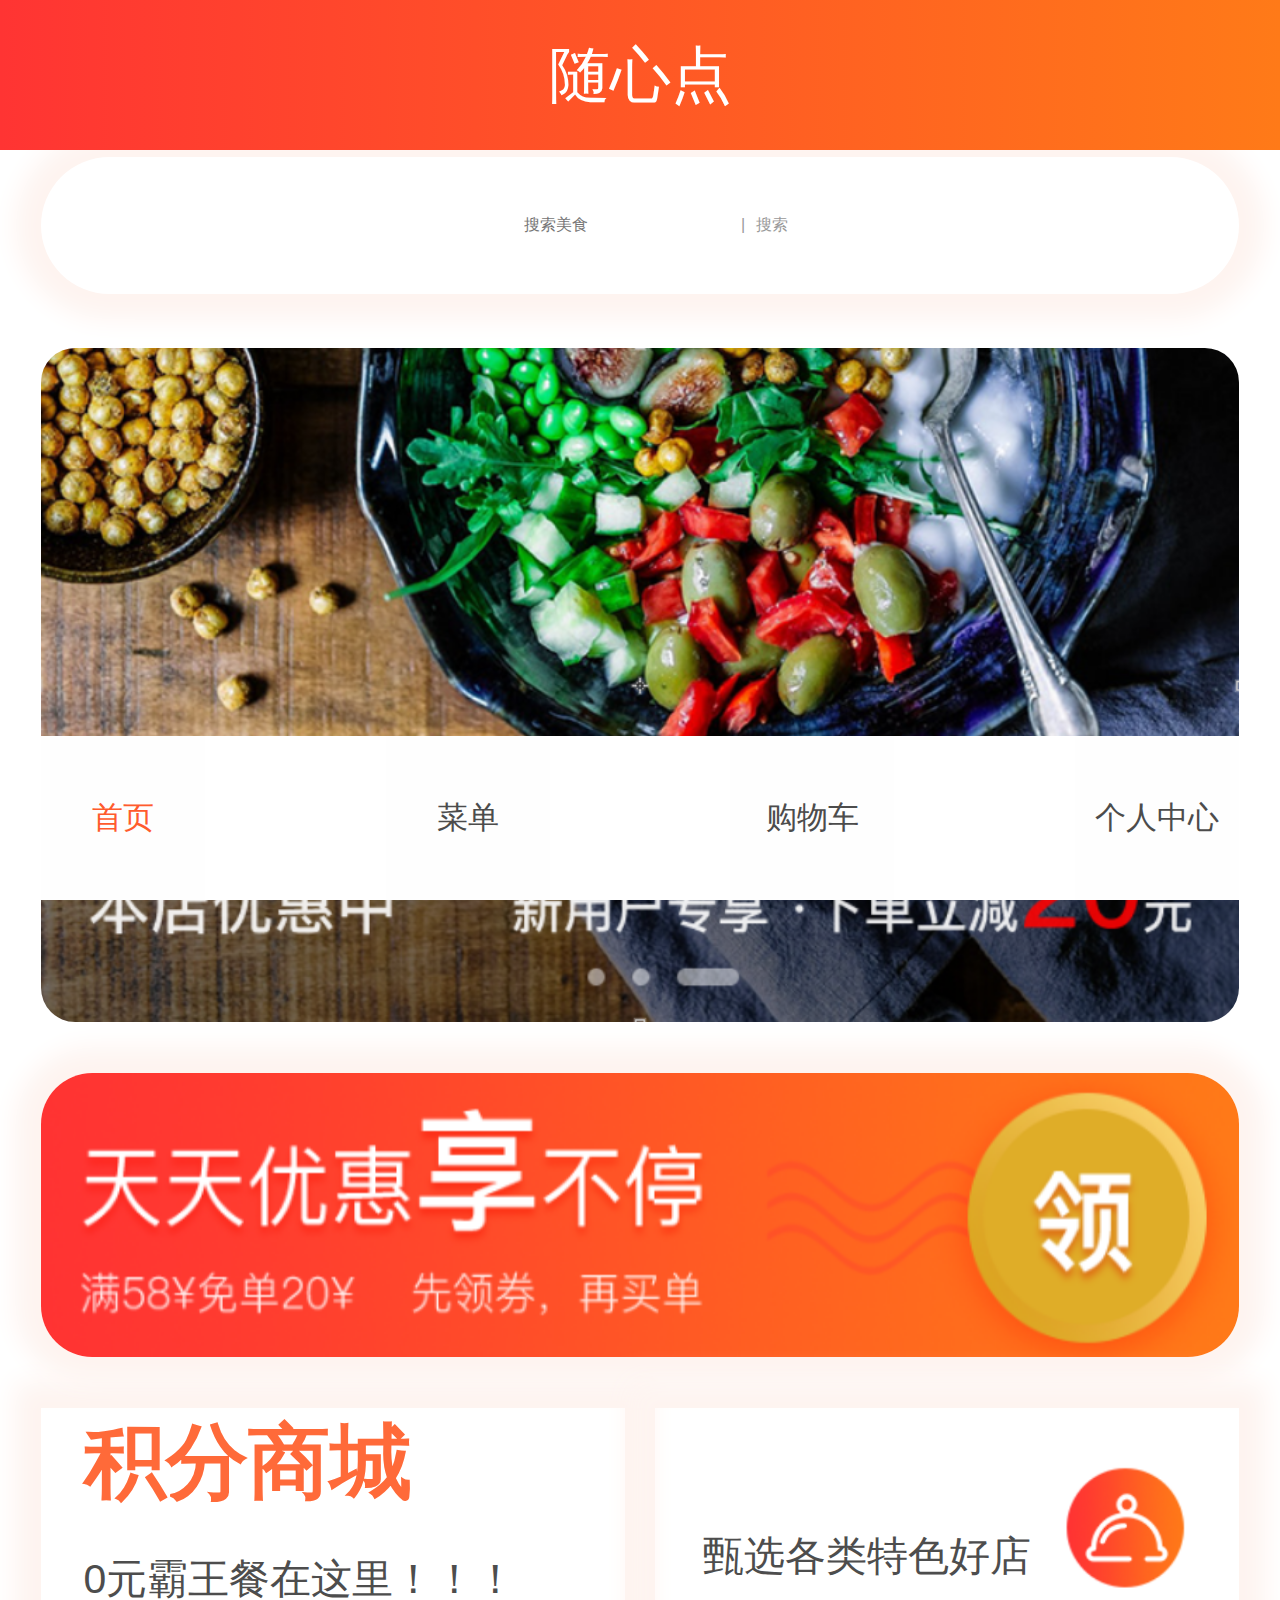
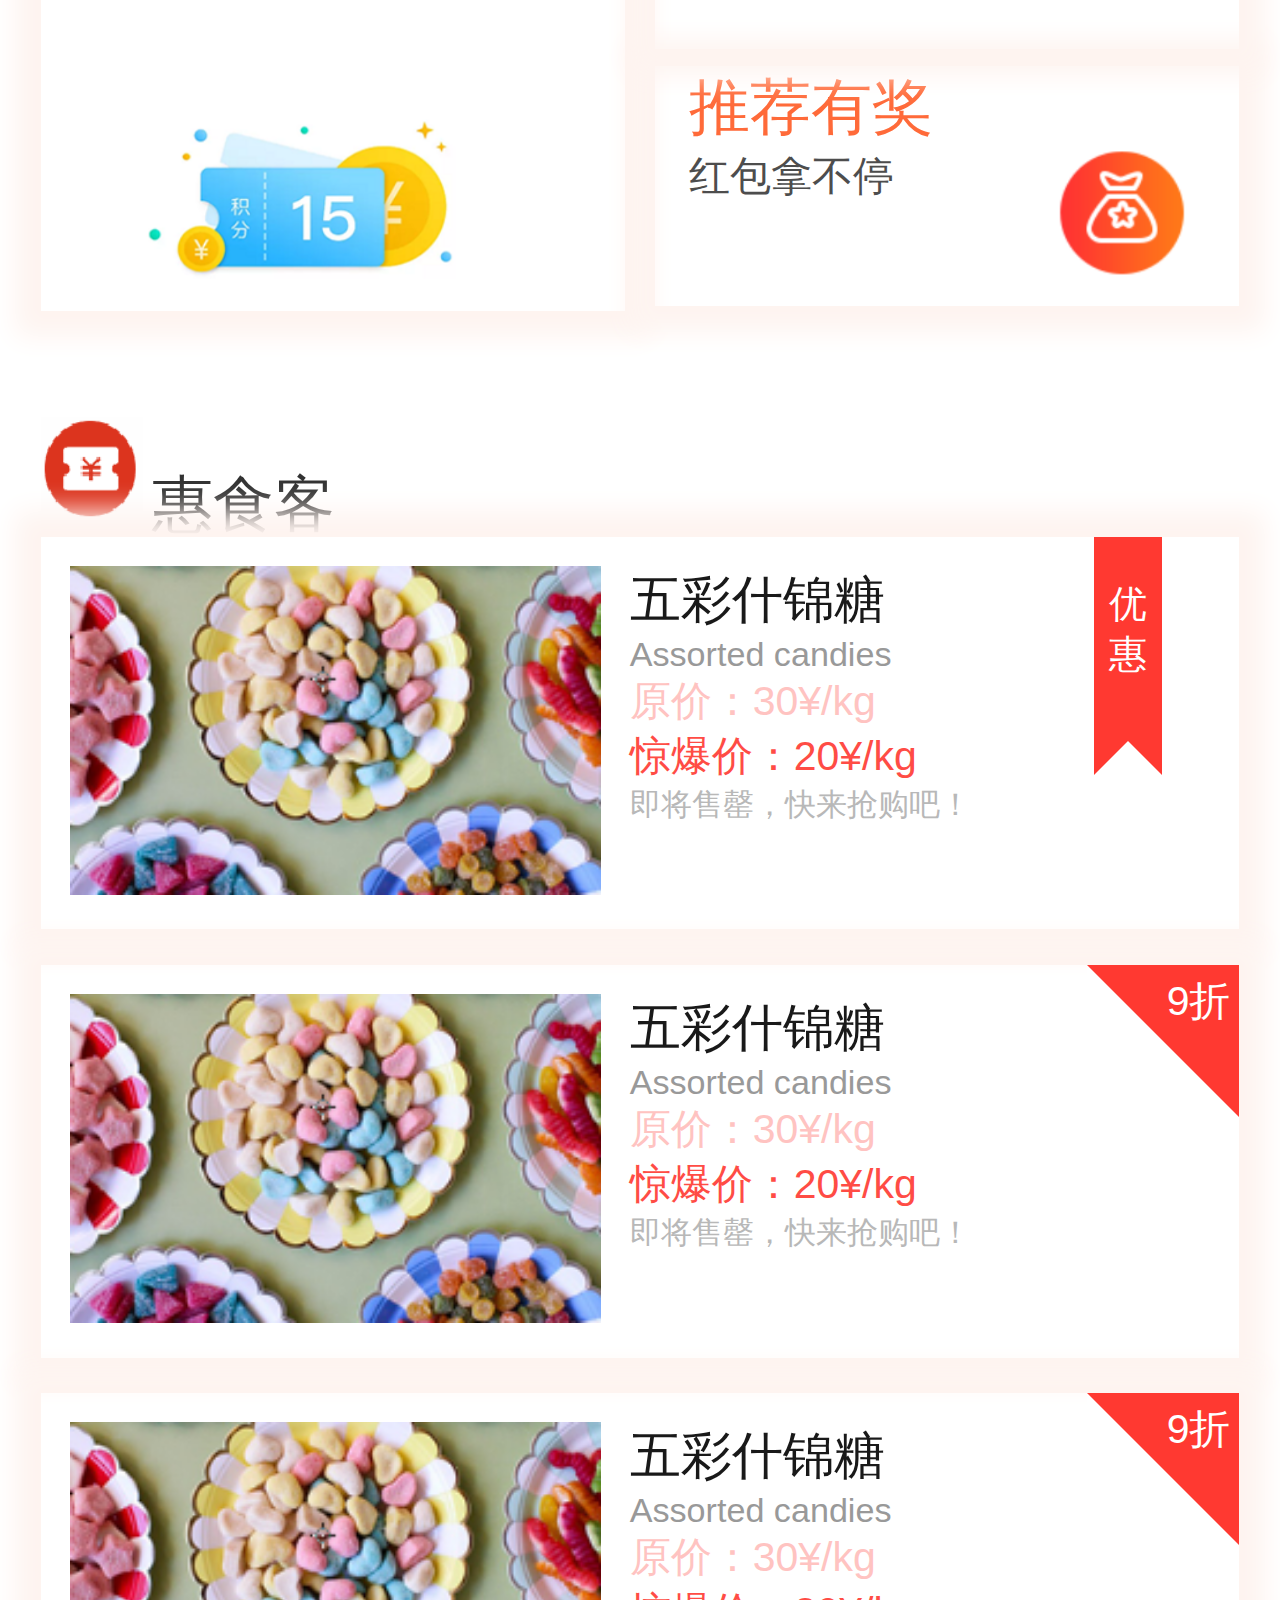
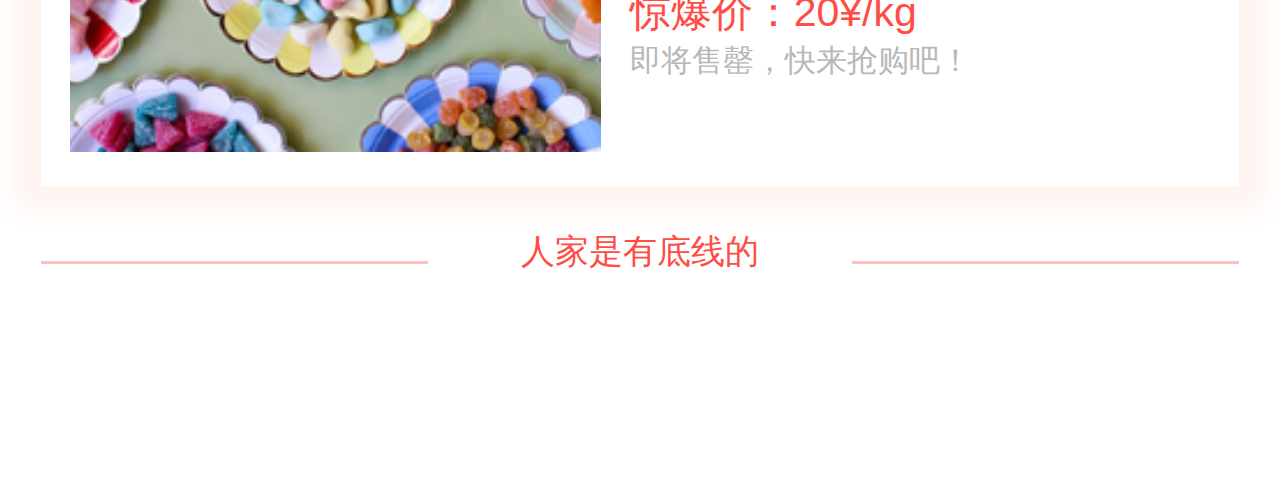
<file: index.html>
<!DOCTYPE html>
<html lang="en" rem="750">
<head>
    <meta charset="UTF-8">
    <meta name="viewport" content="width=device-width, initial-scale=1.0">
    <meta http-equiv="X-UA-Compatible" content="ie=edge">
    <title>首页</title>
    <link rel="stylesheet" href="css/rem.css">
    <link rel="stylesheet" href="lianxi.css">
    <link rel="stylesheet" href="https://at.alicdn.com/t/font_1203526_agd4miwibs4.css">
</head>
<body>
    <div class="q">随心点</div>
    <div class="w">
        <a href="">
                <i class="iconfont icon-daohang"></i>
                <span>学府街凯通大厦</span>
            </a>
    </div>
    <div class="e">
        <a href="">
            <i class="iconfont icon-sousuo"></i>
        </a>
        <input type="text" placeholder="搜索美食">
        <i class="iconfont icon-cuo"></i>
        <span> &nbsp|&nbsp </span>
        <span>搜索</span>
    </div>
    <div class="r">
        <img src="img/5.21.png" alt="" class="r1">
    </div>
    <div class="t">
        <img src="img/5.210.png" alt="">
    </div>
    <div class="y">
        <a class="y1" href="">
            <span class="yi_1">积分商城</span><br>
            <span class="yi_2">0元霸王餐在这里！！！</span>
            <img src="img/5.211.png" alt="">
        </a>
        <!-- <a class="y2" href="">
            <span>甄选各类特色好店</span>
        </a> -->
        <a href="" class="y2">
            <span class="y2_1">甄选各类特色好店</span>
            <img src="img/5.212.png" alt="" class="y2_2">
        </a>
        <a class="y3" href="">
            <span class="y3_1">推荐有奖</span><br>
            <span class="y3_2">红包拿不停</span>
            <img src="img/5.213.png" alt="" class="y3_3">
        </a>

    </div>
    <div class="s">
        <img src="img/5.15.png" alt="">
        <span>惠食客</span>
    </div>
    <div class="u">
        <a href="" class="u1">
                <i class="iconfont icon-shouye"></i>
                <span>首页</span>
        </a>
        <a href="menu.html" class="u1 u2">
                <i class="iconfont icon-caidan"></i>
                <span>菜单</span>
        </a>
        <a href="gouwuche.html" class="u1 u2">
                <i class="iconfont icon-gouwuchekong"></i>
                <span>购物车</span>
        </a>
        <a href="grzx.html" class="u1 u2">
                <i class="iconfont icon-gerenzhongxinwoderenwubiaozhuntouxianxing"></i>
                <span>个人中心</span>
        </a>   
    </div>
    <div class="o">
        <div class="o1">
            <img src="img/5.214.png" alt="" class="o1_1">
            <a href="shangpinxiangqing.html" class="o1_2">五彩什锦糖</a>
            <a href="shangpinxiangqing.html" class="o1_3">Assorted candies</a>
            <a href="shangpinxiangqing.html" class="o1_4">原价：30¥/kg</a>
            <a href="shangpinxiangqing.html" class="o1_5">惊爆价：20¥/kg</a>
            <a href="shangpinxiangqing.html" class="o1_6">即将售罄，快来抢购吧！</a>
            <div class="o1_7">&nbsp  <br>  优 惠</div>
            <div class="o1_8"></div>
        </div>
        <div class="o2">
            <img src="img/5.214.png" alt="" class="o2_1">
            <a href="shangpinxiangqing.html" class="o2_2">五彩什锦糖</a>
            <a href="shangpinxiangqing.html" class="o2_3">Assorted candies</a>
            <a href="shangpinxiangqing.html" class="o2_4">原价：30¥/kg</a>
            <a href="shangpinxiangqing.html" class="o2_5">惊爆价：20¥/kg</a>
            <a href="shangpinxiangqing.html" class="o2_6">即将售罄，快来抢购吧！</a>
            <div class="o2_7"></div>
            <div class="o2_8">9折</div>
        </div>
        <div class="o3">
            <img src="img/5.214.png" alt="" class="o3_1">
            <a href="shangpinxiangqing.html" class="o3_2">五彩什锦糖</a>
            <a href="shangpinxiangqing.html" class="o3_3">Assorted candies</a>
            <a href="shangpinxiangqing.html" class="o3_4">原价：30¥/kg</a>
            <a href="shangpinxiangqing.html" class="o3_5">惊爆价：20¥/kg</a>
            <a href="shangpinxiangqing.html" class="o3_6">即将售罄，快来抢购吧！</a>
            <div class="o3_7"></div>
            <div class="o3_8">9折</div>
        </div>
    </div>
    <div class="a">
        <div class="a1"></div>
        <div class="a2">人家是有底线的</div>
        <div class="a3"></div>
    </div>
</body>
</html>
</file>
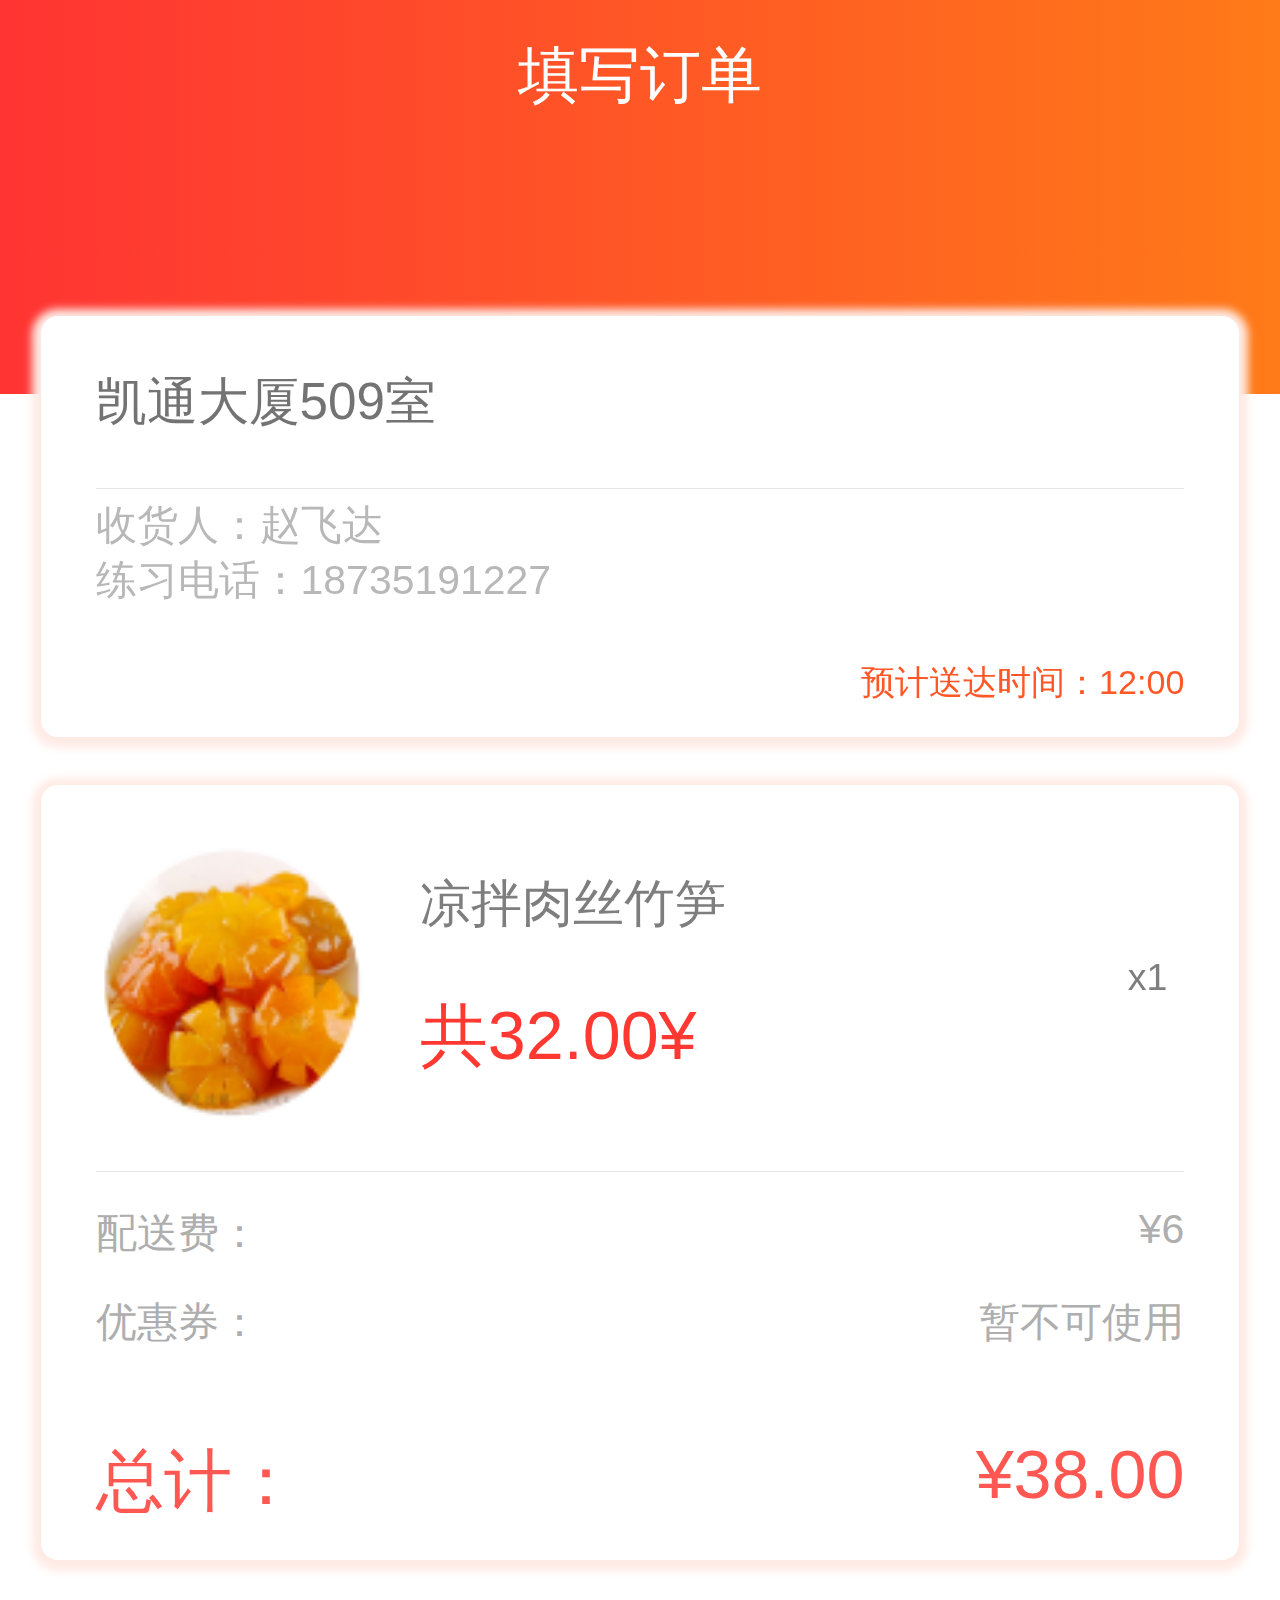
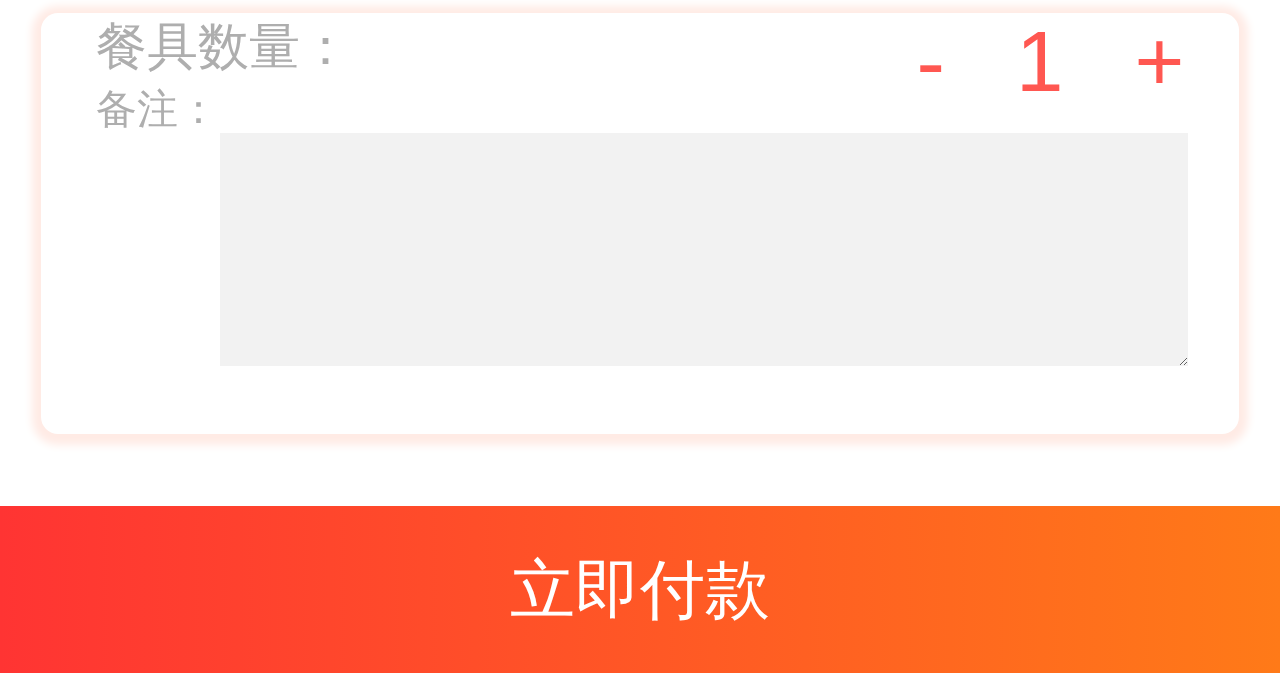
<file: dingdan.html>
<!DOCTYPE html>
<html lang="en" rem=750 >
<head>
    <meta charset="UTF-8">
    <meta name="viewport" content="width=device-width, initial-scale=1.0">
    <meta http-equiv="X-UA-Compatible" content="ie=edge">
    <title>填写订单</title>
    <link rel="stylesheet" href="https:////at.alicdn.com/t/font_1203526_4qxu8aaq5tp.css">
    <link rel="stylesheet" href="css/rem.css">
    <link rel="stylesheet" href="css/dingdan.css">
</head>
<body>
    <div class="z">
        <a href="shangpinxiangqing.html">
            <i class="iconfont icon-fanhui1-copy-copy"></i>
        </a>
        填写订单</div>
    <div class="x">
        <a href="" class="x1">
            <div class="x11">凯通大厦509室</div>
            <div class="x12">
                <i class="iconfont icon-fanhui"></i>
            </div>
        </a>
        <a href="" class="x2">
            <div class="x21">收货人：赵飞达 <br>练习电话：18735191227  </div>
            <div class="x22">预计送达时间：12:00</div>
        </a>
    </div>
    <div class="c">
        <div class="c1">
            <img src="img/5.215.png" alt="">
            <span class="c2">凉拌肉丝竹笋</span>
            <span class="c3">共32.00¥</span>
            <span class="c4">x1</span>
        </div>
        <a href=""> 
            <div class="c11">配送费：
                <div class="c111">¥6</div>
            </div>
        </a>
        <a href=""> 
                <div class="c11">优惠券：
                    <div class="c111">暂不可使用</div>
                </div>
            </a>
            <a href=""> 
                    <div class="c11 c12">总计：
                        <div class="c111 c121">¥38.00</div>
                    </div>
                </a>
    <div class="v">
            <a href=""> 
                    <div class="c11 v1">餐具数量：
                        <div class="c111 v2">- &nbsp  1 &nbsp +</div>
                    </div>
                </a>
        <div class="v3">备注：</div>
        <textarea type="text"></textarea>
    </div>
    </div>
    <a href="zhifu.html">
        <div class="b">立即付款</div>
    </a>

</body>
</html>
</file>
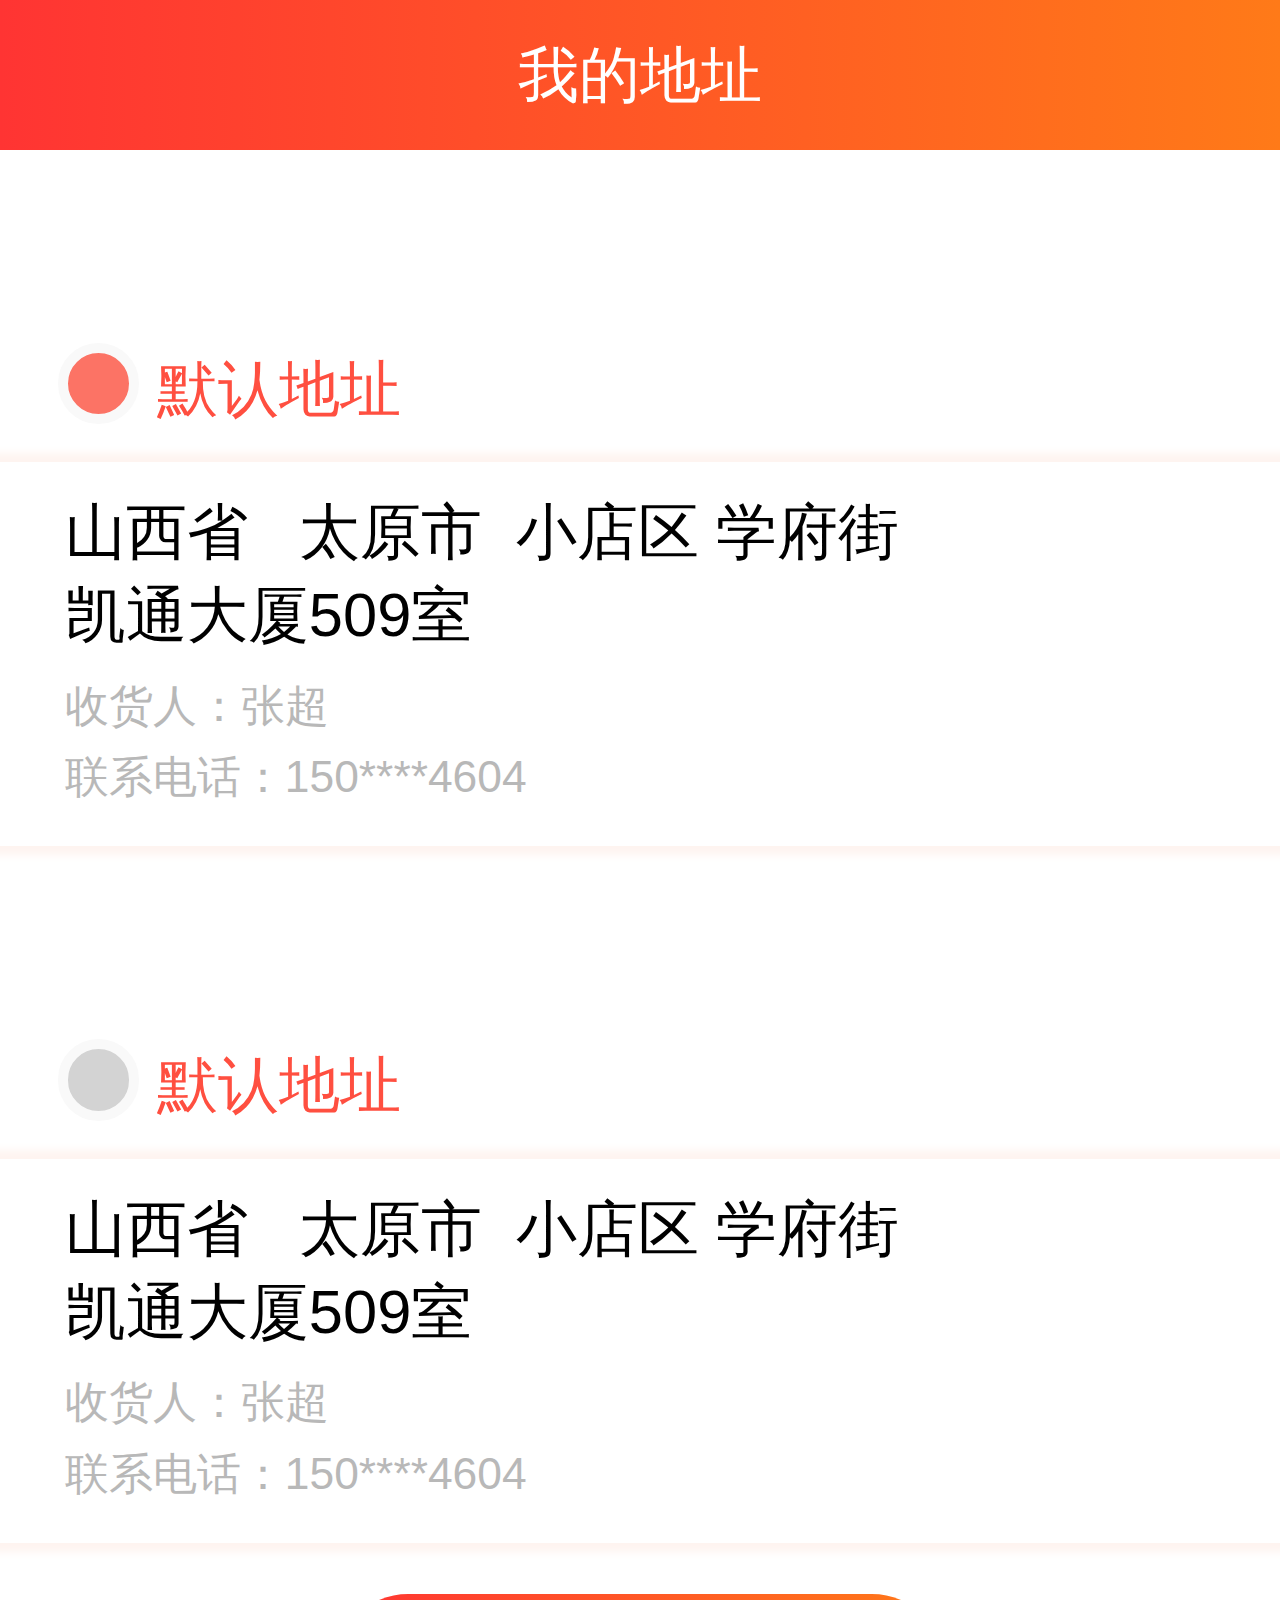
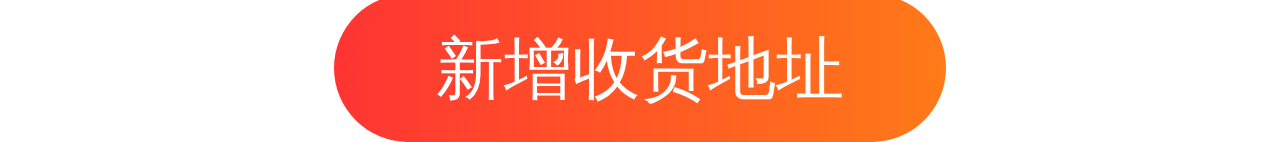
<file: diz.html>
<!DOCTYPE html>
<html lang="en" rem=750>
<head>
    <meta charset="UTF-8">
    <meta name="viewport" content="width=device-width, initial-scale=1.0">
    <meta http-equiv="X-UA-Compatible" content="ie=edge">
    <title>填写地址</title>
    <link rel="stylesheet" href="css/rem.css">
    <link rel="stylesheet" href="css/diz.css">
    <link rel="stylesheet" href="https://at.alicdn.com/t/font_1203526_apmprlvih99.css
    ">
</head>
<body>
    <div class="q">
        <a href="grzx.html"><i class="iconfont icon-fanhui1-copy-copy"></i></a> 
        我的地址</div>
    <div class="w">
        <div class="w1"></div>
        <span>默认地址</span>
        <i class="iconfont icon-lajitong"></i>
        <i class="iconfont icon-bianji"></i>
    </div>
    <div class="e">
        <span class="e1">山西省 &nbsp; 太原市&nbsp; 小店区&nbsp;学府街 <br>
            凯通大厦509室</span>
        <span class="e2">收货人：张超</span>
        <span class="e3">联系电话：150****4604</span>
    </div>
    <div class="w">
        <div class="w1 ww"></div>
        <span>默认地址</span>
        <i class="iconfont icon-lajitong ooo"></i>
        <i class="iconfont icon-bianji"></i>
    </div>
    <div class="e">
        <span class="e1">山西省 &nbsp; 太原市&nbsp; 小店区&nbsp;学府街 <br>
            凯通大厦509室</span>
        <span class="e2">收货人：张超</span>
        <span class="e3">联系电话：150****4604</span>
    </div>
    <div class="r">新增收货地址</div>
</div>
</body>
</html>
</file>
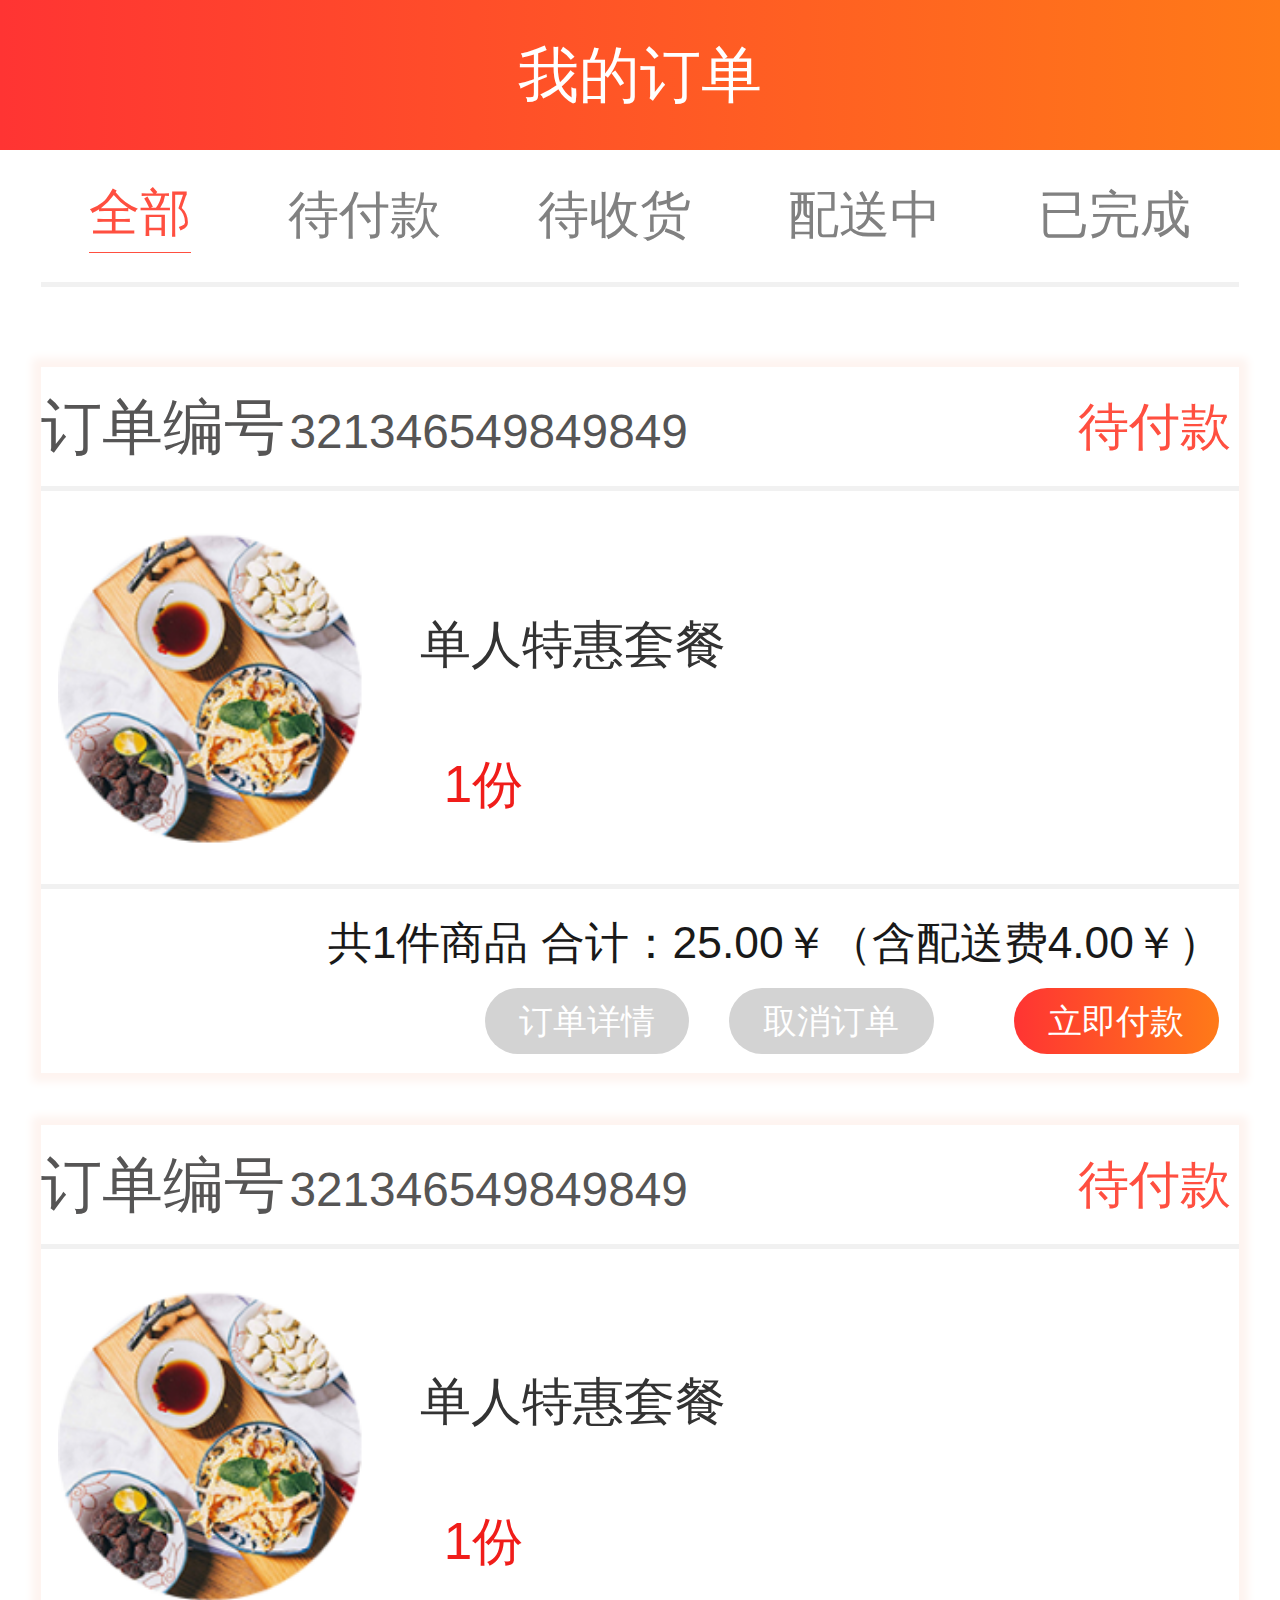
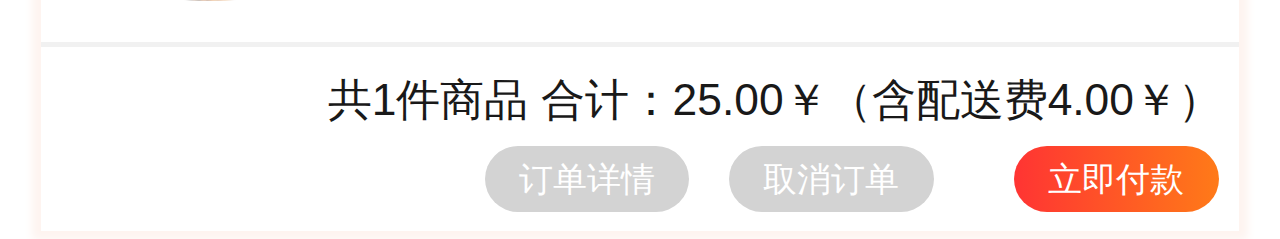
<file: form.html>
<!DOCTYPE html>
<html lang="en" rem=750>
<head>
    <meta charset="UTF-8">
    <meta name="viewport" content="width=device-width, initial-scale=1.0">
    <meta http-equiv="X-UA-Compatible" content="ie=edge">
    <title>我的订单</title>
    <link rel="stylesheet" href="css/rem.css">
    <link rel="stylesheet" href="css/form.css">
    <link rel="stylesheet" href="https://at.alicdn.com/t/font_1203526_4qxu8aaq5tp.css
    ">
</head>
<body>
    <div class="q">
            <a href="grzx.html"><i class="iconfont icon-fanhui1-copy-copy"></i></a> 
        我的订单</div>
    <div class="w">
        <a href="" class="w1 w2">全部</a>
        <a href="" class="w1">待付款</a>
        <a href="" class="w1">待收货</a>
        <a href="" class="w1">配送中</a>
        <a href="" class="w1">已完成</a>
    </div>
  <div class="e">
      <div class="e1">
          <span class="e11">订单编号</span>
          <span class="e12">321346549849849</span>
          <span class="e13">待付款</span>
      </div>
      <div class="e2">
          <img src="img/ding.png" alt="">
          <a href="">单人特惠套餐</a>
          <i class="iconfont icon-lajitong"></i>
          <span>1份</span>
      </div>
      <div class="e3">
          <span>共1件商品 合计：25.00￥（含配送费4.00￥）</span>
          <a href="" class="e32">订单详情</a>
          <a href="" class="e33">取消订单</a>
          <a href="zhifu.html" class="e34">立即付款</a>
      </div>
  </div>
  <div class="e">
    <div class="e1">
        <span class="e11">订单编号</span>
        <span class="e12">321346549849849</span>
        <span class="e13">待付款</span>
    </div>
    <div class="e2">
        <img src="img/ding.png" alt="">
        <a href="">单人特惠套餐</a>
        <i class="iconfont icon-lajitong"></i>
        <span>1份</span>
    </div>
    <div class="e3">
        <span>共1件商品 合计：25.00￥（含配送费4.00￥）</span>
        <a href="" class="e32">订单详情</a>
        <a href="" class="e33">取消订单</a>
        <a href="zhifu.html" class="e34">立即付款</a>
    </div>
</div>
</body>
</html>
</file>
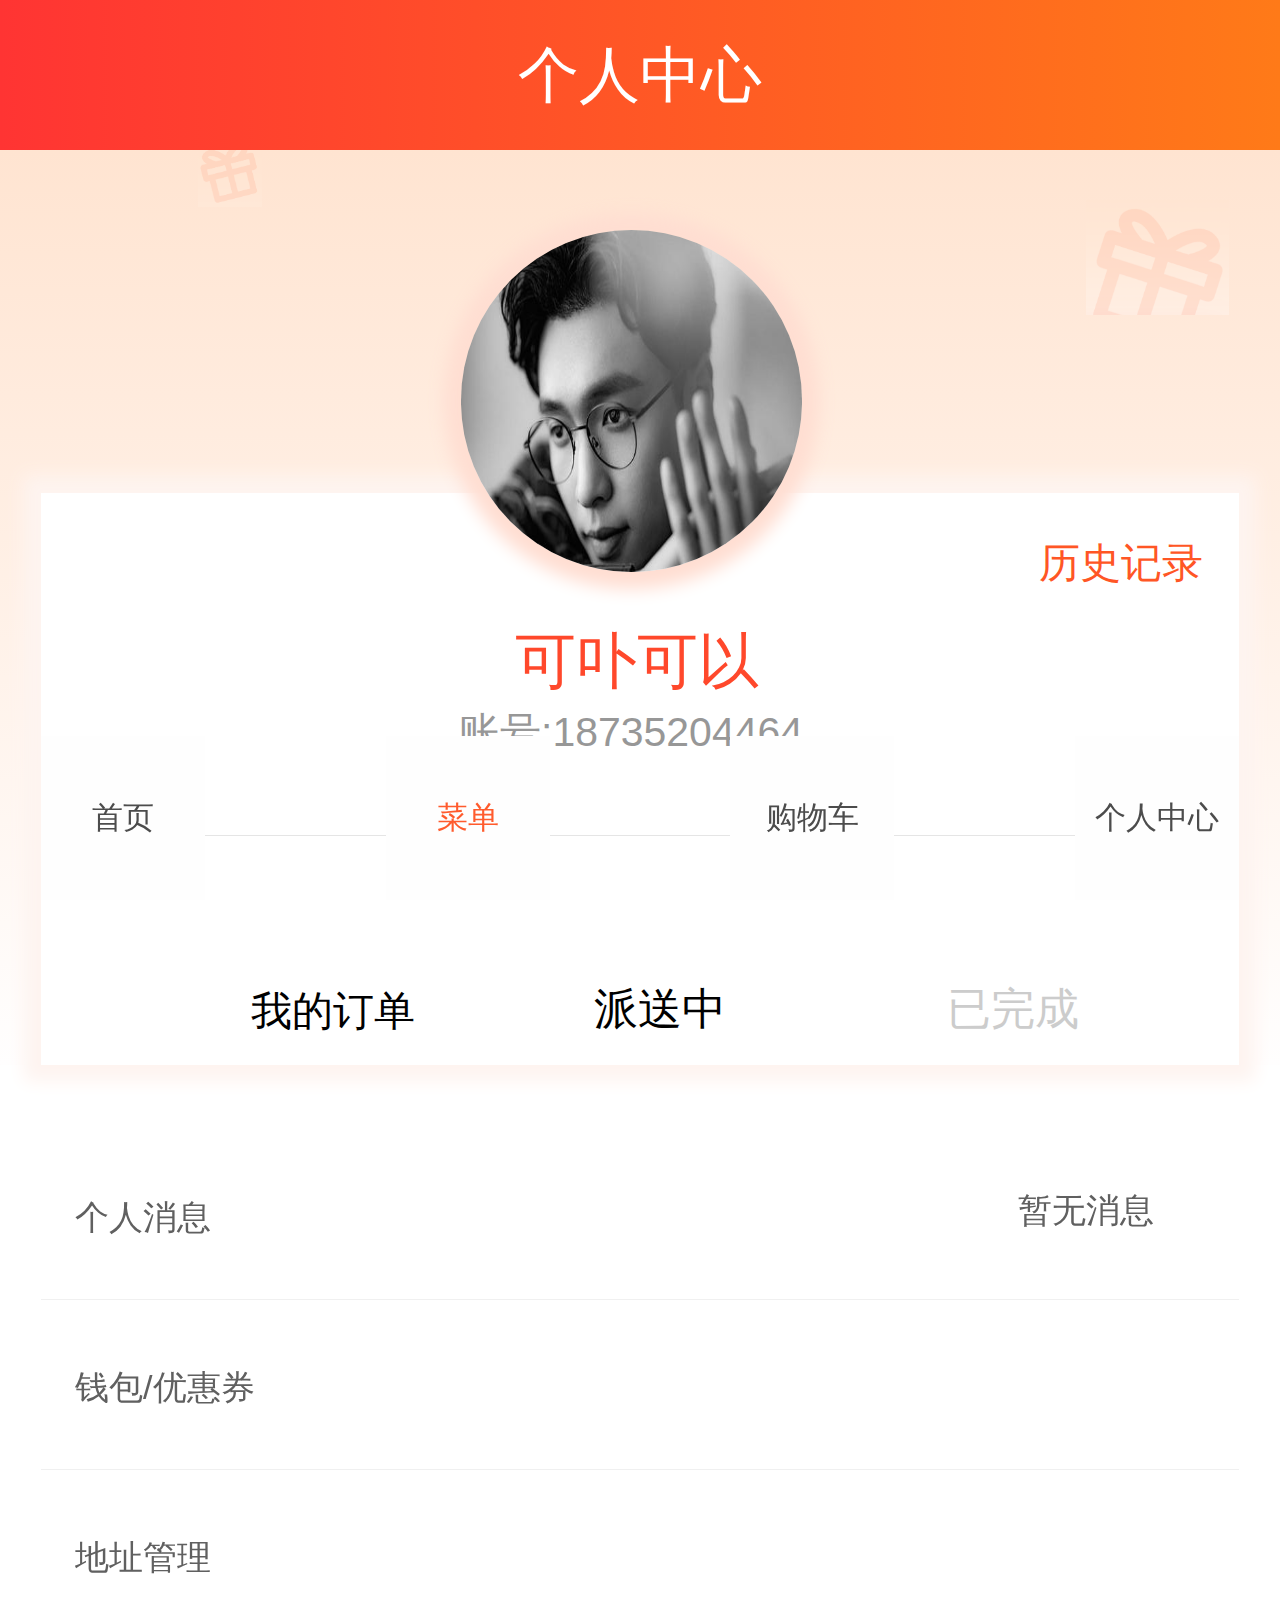
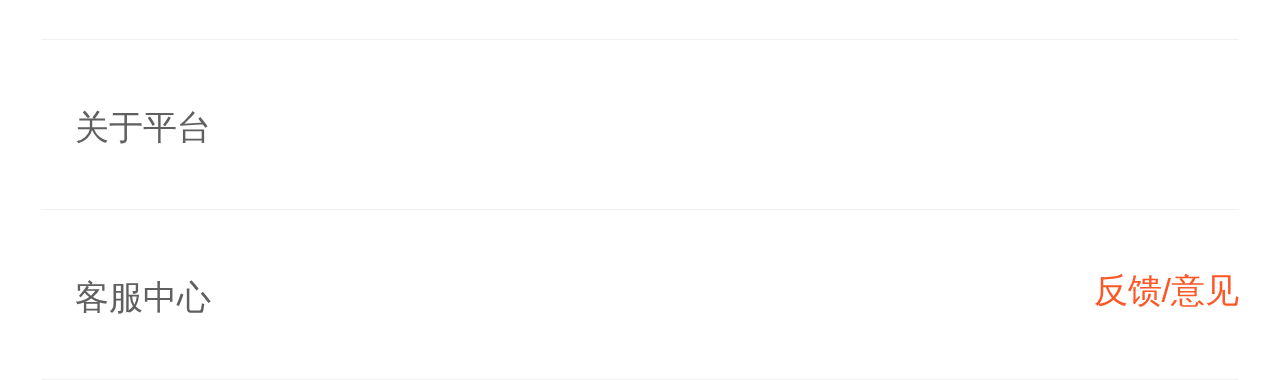
<file: grzx.html>
<!DOCTYPE html>
<html lang="en" rem=750>
<head>
    <meta charset="UTF-8">
    <meta name="viewport" content="width=device-width, initial-scale=1.0">
    <meta http-equiv="X-UA-Compatible" content="ie=edge">
    <title>个人中心</title>
    <link rel="stylesheet" href="css/rem.css">
    <link rel="stylesheet" href="css/grzx.css">
    <link rel="stylesheet" href="https://at.alicdn.com/t/font_1203526_4qxu8aaq5tp.css
    ">
</head>
<body>
    <div class="q">个人中心</div>
    <div class="w">
        <img class="w1"src="img/abd.png" alt="">
        <img class="w2"src="img/ABC.png" alt="">
        <div class="w3">
            <div class="w33">
                <span class="w333">历史记录</span>
                <p class="w334">可卟可以</p>
                <span class="w335">账号:18735204464</span>
                <div class="w336">
                    <a href="form.html" class="w3361">
                        <i class="iconfont icon-wodedingdan"></i> <br> 我的订单
                    </a>
                    <a href="" class="w3362">
                        <i class="iconfont icon-paisong"></i> <br> 派送中
                    </a>
                    <a href="" class="w3363">
                        <i class="iconfont icon-yiwancheng"></i> <br> 已完成
                    </a>
                </div>
            </div>
        </div>
        <a href="" class="w4">
            <img src="img/qwe.jpg" alt="">
        </a>

    </div>
    <div class="e">
        <span>个人消息</span>
        <p>暂无消息</p>
        <i class="iconfont icon-fanhui"></i>
    </div>
    <div class="e">
        <span>钱包/优惠券</span>
        <!-- <p>暂无消息</p> -->
        <i class="iconfont icon-fanhui"></i>
    </div>
    <a href="diz.html">
        <div class="e">
            <span>地址管理</span>
            <!-- <p>暂无消息</p> -->
            <i class="iconfont icon-fanhui"></i>
        </div> 
    </a>
    <div class="e">
        <span>关于平台</span>
        <!-- <p>暂无消息</p> -->
        <i class="iconfont icon-fanhui"></i>
    </div>
    <div class="e e1">
        <span>客服中心</span>
        <p>反馈/意见</p>
    </div>
    </div>
    <div class="uu">
        <a href="index.html" class="uu1 u2">
                <i class="iconfont icon-shouye"></i>
                <span>首页</span>
        </a>
        <a href="" class="uu1 ">
                <i class="iconfont icon-caidan"></i>
                <span>菜单</span>
        </a>
        <a href="gouwuche.html" class="uu1 u2">
                <i class="iconfont icon-gouwuchekong"></i>
                <span>购物车</span>
        </a>
        <a href="grzx.html" class="uu1 u2">
                <i class="iconfont icon-gerenzhongxinwoderenwubiaozhuntouxianxing"></i>
                <span>个人中心</span>
        </a>   
    </div>
</body> 
</html>
</file>
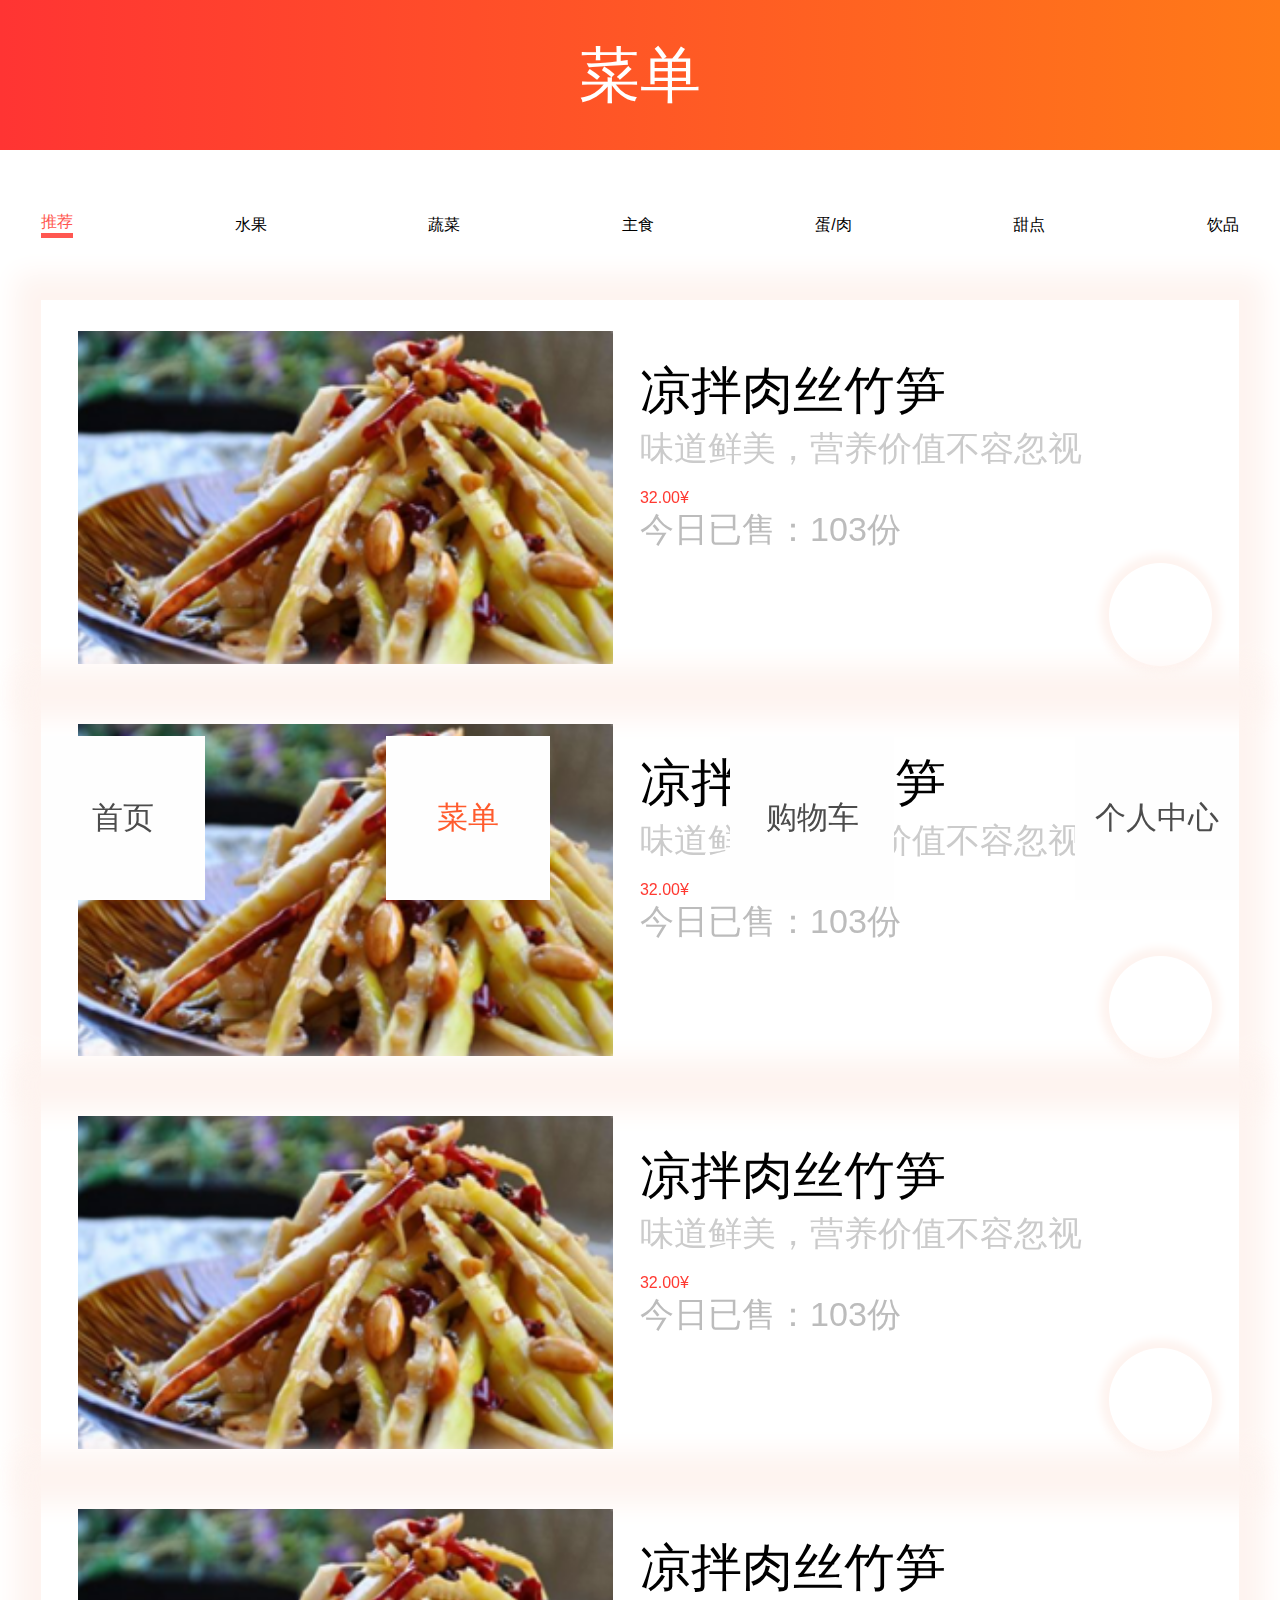
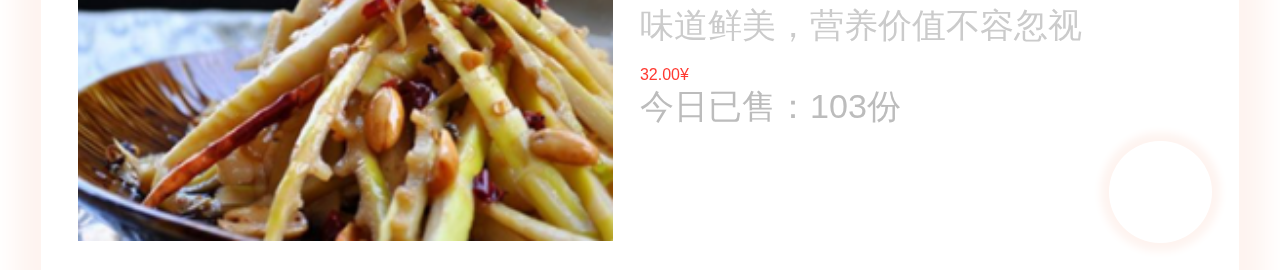
<file: menu.html>
<!DOCTYPE html>
<html lang="en" rem="750">
<head>
    <meta charset="UTF-8">
    <meta name="viewport" content="width=device-width, initial-scale=1.0">
    <meta http-equiv="X-UA-Compatible" content="ie=edge">
    <title>菜单</title>
    <link rel="stylesheet" href="css/menu.css">
    <link rel="stylesheet" href="css/rem.css">
    <link rel="stylesheet" href="https://at.alicdn.com/t/font_1203526_agd4miwibs4.css">
</head>
<body>
    <div class="qq">菜单</div>
    <div class="ww">
        <a href="s" class="ww1 ww2">推荐</a>
        <a href="" class="ww1">水果</a>
        <a href="" class="ww1">蔬菜</a>
        <a href="" class="ww1">主食</a>
        <a href="" class="ww1">蛋/肉</a>
        <a href="" class="ww1">甜点</a>
        <a href="" class="ww1">饮品</a>
    </div>
    <div class="ee">
        <a href="shangpinxiangqing.html" class="ee1">
                <img src="img/6.20.png" alt="">
        </a>
        <a href="shangpinxiangqing.html" class="ee2">
            <span class="ee2_1">凉拌肉丝竹笋</span><br>
            <span class="ee2_2">味道鲜美，营养价值不容忽视</span><br>
            <span class="ee2_3">32.00¥</span><br>
            <span class="ee2_4">今日已售：103份</span>
        </a>
        <a href="gouwuche.html" class="ee3">
            <i class="iconfont icon-gouwuchekong"></i>
        </a>
    </div>
    <div class="ee">
            <a href="shangpinxiangqing.html" class="ee1">
                    <img src="img/6.20.png" alt="">
            </a>
            <a href="shangpinxiangqing.html" class="ee2">
                <span class="ee2_1">凉拌肉丝竹笋</span><br>
                <span class="ee2_2">味道鲜美，营养价值不容忽视</span><br>
                <span class="ee2_3">32.00¥</span><br>
                <span class="ee2_4">今日已售：103份</span>
            </a>
            <a href="gouwuche.html" class="ee3">
                <i class="iconfont icon-gouwuchekong"></i>
            </a>
        </div>
    </div>
    <div class="ee">
            <a href="shangpinxiangqing.html" class="ee1">
                    <img src="img/6.20.png" alt="">
            </a>
            <a href="shangpinxiangqing.html" class="ee2">
                <span class="ee2_1">凉拌肉丝竹笋</span><br>
                <span class="ee2_2">味道鲜美，营养价值不容忽视</span><br>
                <span class="ee2_3">32.00¥</span><br>
                <span class="ee2_4">今日已售：103份</span>
            </a>
            <a href="gouwuche.html" class="ee3">
                <i class="iconfont icon-gouwuchekong"></i>
            </a>
        </div>
    </div>
    <div class="ee">
            <a href="shangpinxiangqing.html" class="ee1">
                    <img src="img/6.20.png" alt="">
            </a>
            <a href="shangpinxiangqing.html" class="ee2">
                <span class="ee2_1">凉拌肉丝竹笋</span><br>
                <span class="ee2_2">味道鲜美，营养价值不容忽视</span><br>
                <span class="ee2_3">32.00¥</span><br>
                <span class="ee2_4">今日已售：103份</span>
            </a>
            <a href="gouwuche.html" class="ee3">
                <i class="iconfont icon-gouwuchekong"></i>
            </a>
        </div>
    </div>
    <div class="uu">
            <a href="index.html" class="uu1 u2">
                    <i class="iconfont icon-shouye"></i>
                    <span>首页</span>
            </a>
            <a href="" class="uu1 ">
                    <i class="iconfont icon-caidan"></i>
                    <span>菜单</span>
            </a>
            <a href="gouwuche.html" class="uu1 u2">
                    <i class="iconfont icon-gouwuchekong"></i>
                    <span>购物车</span>
            </a>
            <a href="grzx.html" class="uu1 u2">
                    <i class="iconfont icon-gerenzhongxinwoderenwubiaozhuntouxianxing"></i>
                    <span>个人中心</span>
            </a>   
        </div>
</body>
</html>
</file>
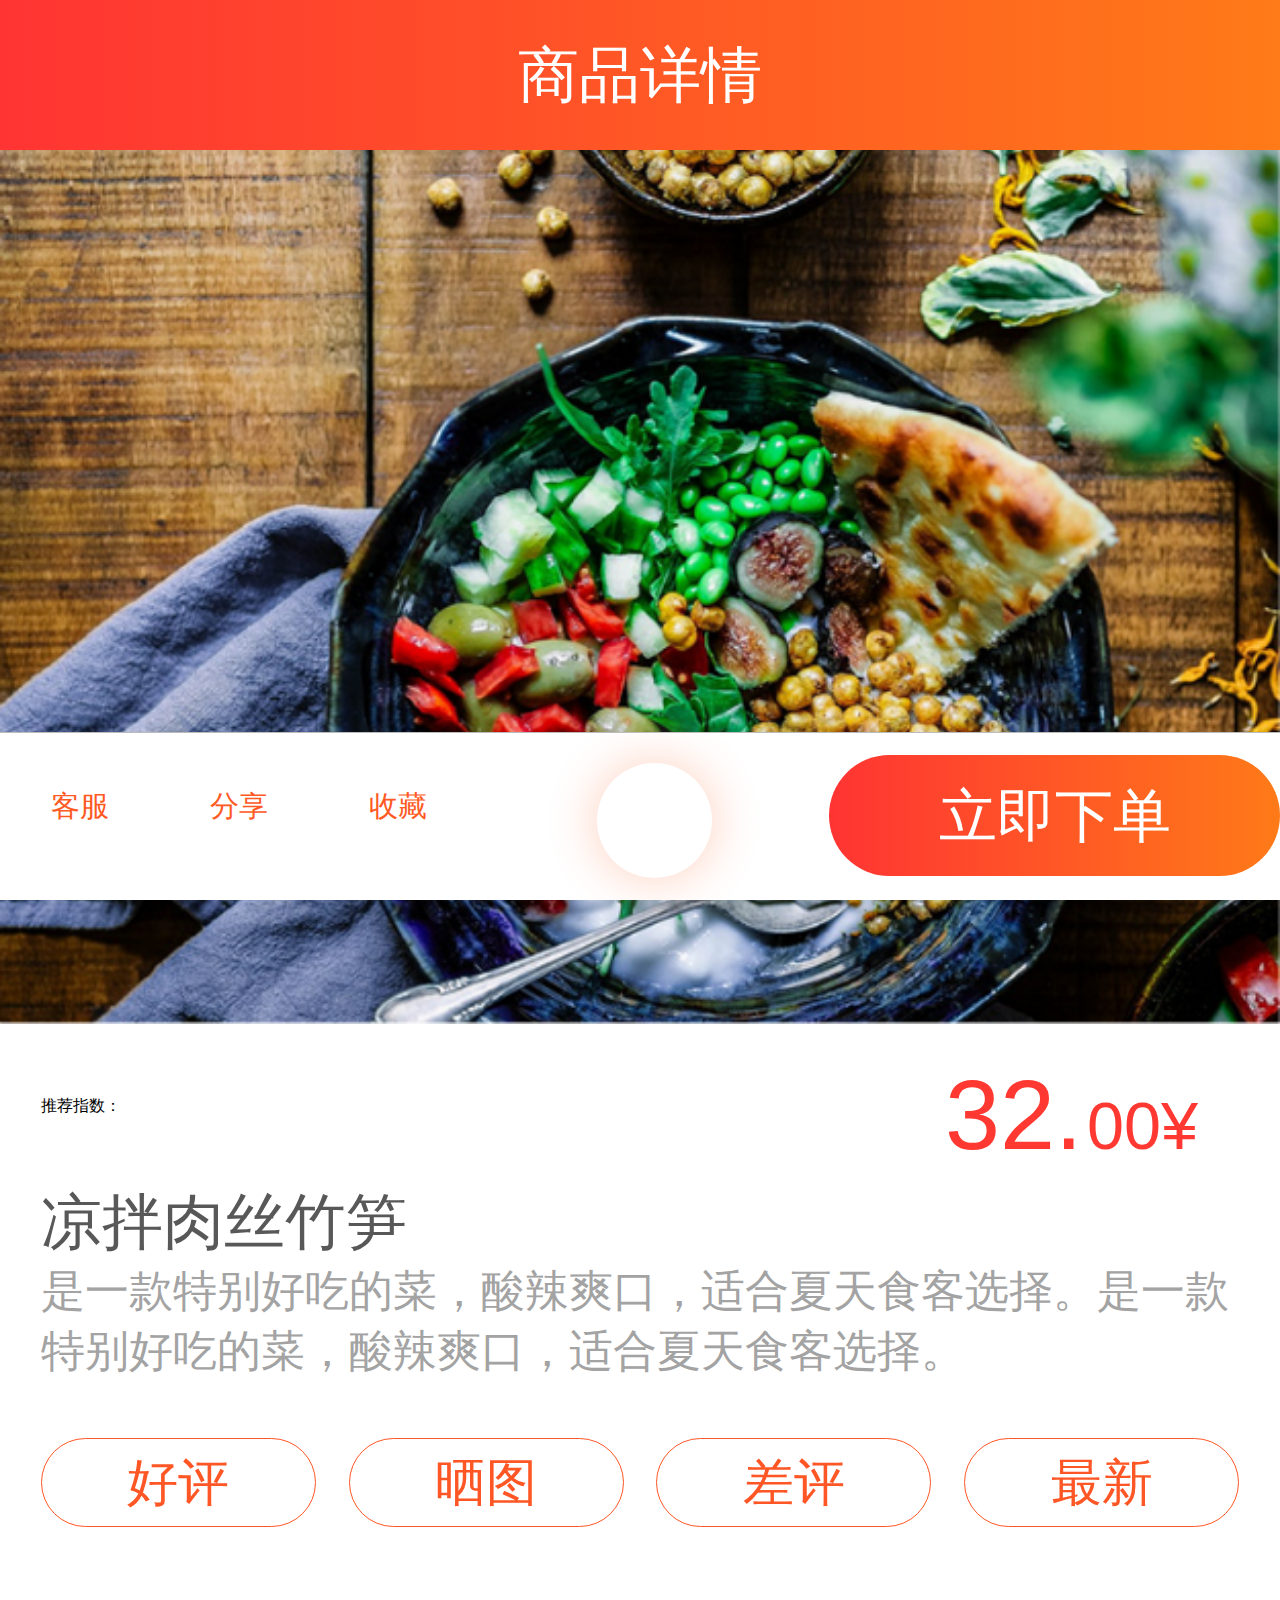
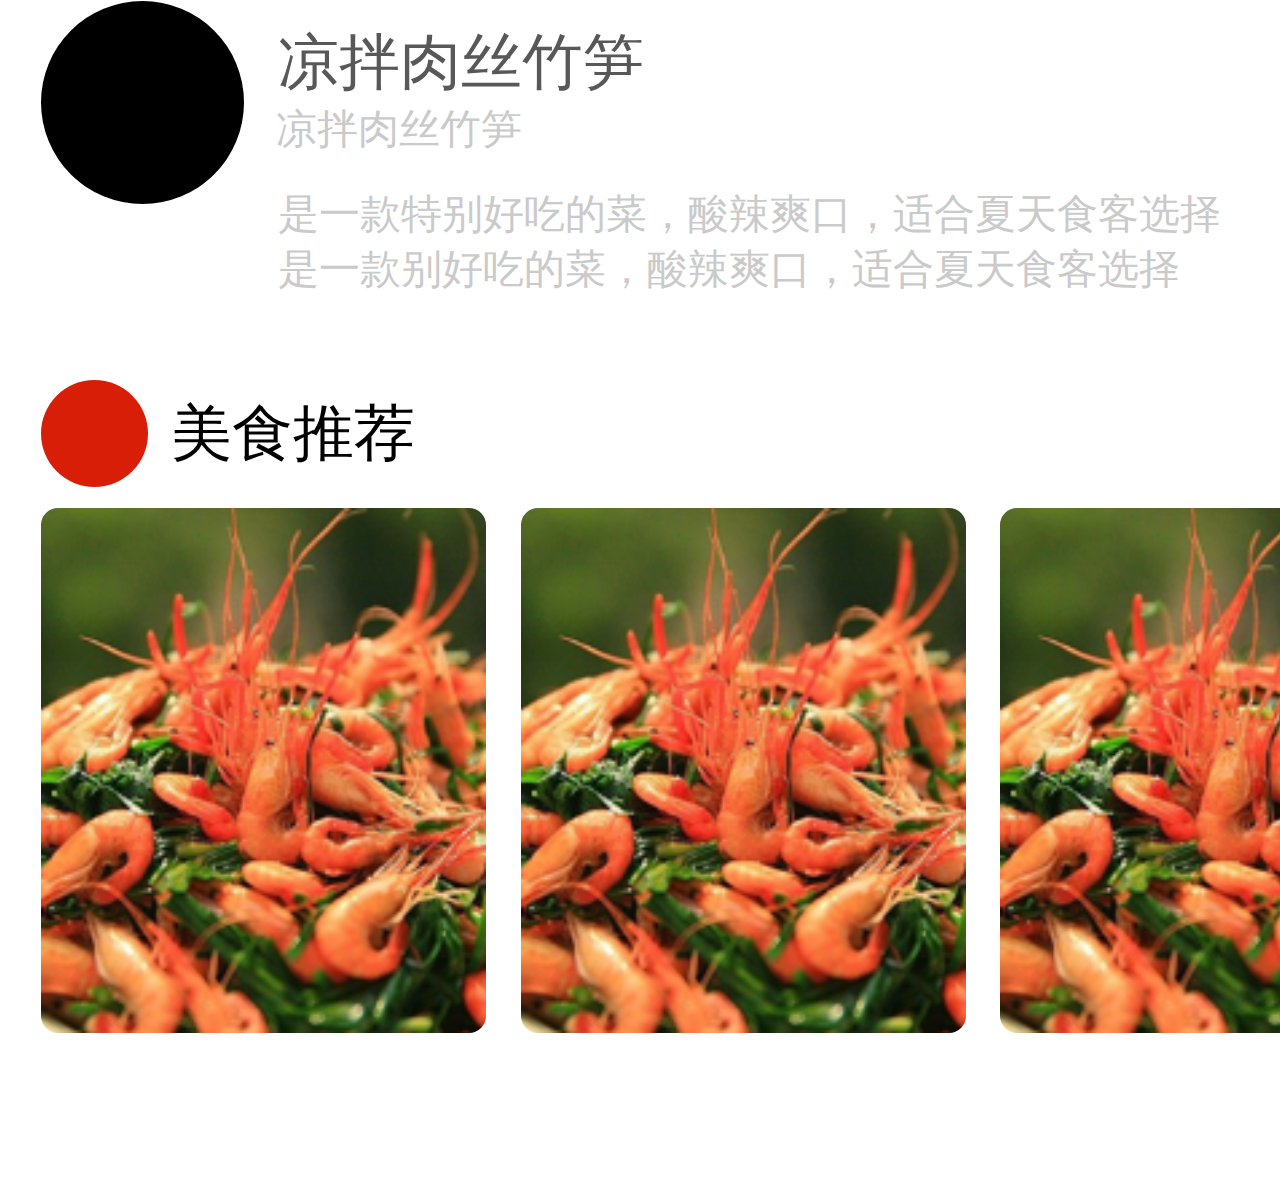
<file: shangpinxiangqing.html>
<!DOCTYPE html>
<html lang="en" rem="750">
<head>
    <meta charset="UTF-8">
    <meta name="viewport" content="width=device-width, initial-scale=1.0">
    <meta http-equiv="X-UA-Compatible" content="ie=edge">
    <title>商品详情</title>
    <link rel="stylesheet" href="css/rem.css">
    <link rel="stylesheet" href="css/My Center.css">
    <link rel="stylesheet" href="https://at.alicdn.com/t/font_1203526_iahywxpvvd.css">
</head>
<body>
    <div class="q">商品详情</div>
    <!-- <div class="u">
        <a href="" class="u1">
                <i class="iconfont icon-shouye"></i>
                <span>首页</span>
        </a>
        <a href="" class="u1 u2">
                <i class="iconfont icon-caidan"></i>
                <span>菜单</span>
        </a>
        <a href="" class="u1 u2">
                <i class="iconfont icon-gouwuchekong"></i>
                <span>购物车</span>
        </a>
        <a href="" class="u1 u2">
                <i class="iconfont icon-gerenzhongxinwoderenwubiaozhuntouxianxing"></i>
                <span>个人中心</span>
        </a>   
    </div> -->
    <div class="l">
        <img src="img/g1.png" alt="">
    </div>
    <div class="k">
        <span>推荐指数：</span>
        <i class="iconfont icon-wujiaoxingbanxing"></i>
        <i class="iconfont icon-wujiaoxingbanxing"></i>
        <i class="iconfont icon-wujiaoxingbanxing"></i>
        <i class="iconfont icon-wujiaoxingbanxing"></i>
        <i class="iconfont icon-wujiaoxingbanxing"></i>
        <p class="k1">
            <span class="k11">32.</span>
            <span class="k12">00¥</span>
        </p>
        <span class="k2">凉拌肉丝竹笋</span>
        <div class="k3">是一款特别好吃的菜，酸辣爽口，适合夏天食客选择。是一款
                特别好吃的菜，酸辣爽口，适合夏天食客选择。
            </div>
        <div class="k4">
            <a href="" class="k41">好评</a>
            <a href="" class="k41">晒图</a>
            <a href="" class="k41">差评</a>
            <a href="" class="k41">最新</a>
        </div>   
    </div>
    <div class="j">
        <div class="j1"></div>
        <span class="j2">凉拌肉丝竹笋</span>
        <span class="j3">凉拌肉丝竹笋</span>
        <span class="j4">是一款特别好吃的菜，酸辣爽口，适合夏天食客选择是一款别好吃的菜，酸辣爽口，适合夏天食客选择</span>
        <a href="" class="j5"> 
            <i class="iconfont icon-wujiaoxingbanxing"></i>
            <i class="iconfont icon-wujiaoxingbanxing"></i>
            <i class="iconfont icon-wujiaoxingbanxing"></i>
            <i class="iconfont icon-wujiaoxingbanxing"></i>
            <i class="iconfont icon-wujiaoxingbanxing"></i>
        </a>
    </div>
    <div class="h">
            <div class="h1"> 
                <i class="iconfont icon-zhoubiancantingcanpanfandianguogaixianxing"></i>
            </div> 
            <span class="h2">美食推荐</span>       
    </div>
    <div class="g">
        <div class="g1">
            <a href="" class="g11">
                <img src="img/111111111111.png" alt="">
            </a>
            <a href="" class="g11">
                    <img src="img/111111111111.png" alt="">
                </a>
                <a href="" class="g11">
                        <img src="img/111111111111.png" alt="">
                    </a>
                    <a href="" class="g11">
                            <img src="img/111111111111.png" alt="">
                        </a>
                        <a href="" class="g11">
                                <img src="img/111111111111.png" alt="">
                            </a>
                            <a href="" class="g11">
                                    <img src="img/111111111111.png" alt="">
                                </a>
        </div>
    </div>
    <div class="h"></div>
    <div class="bottom">
            <div class="z">
                <a href="">
                    <div class="dd">
                        <i class="iconfont icon-erji"></i>
                        客服
                    </div>
                </a>
                <a href="">
                    <div class="dd">
                        <i class="iconfont icon-fenxiang"></i>
                        分享
                    </div>
                </a>
                <a href="">
                    <div class="dd">
                        <i class="iconfont icon-xinaixinfuzhi"></i>
                        收藏
                    </div>
                </a>
            </div>
            <a href="gouwuche.html">
                <div class="y">
                    立即下单
                </div>
            </a>
            <div class="zz">
                <a href="">
                    <i class="iconfont icon-gouwuchekong"></i>
                </a>
            </div>
        </div>
    
</body>
</html>
</file>
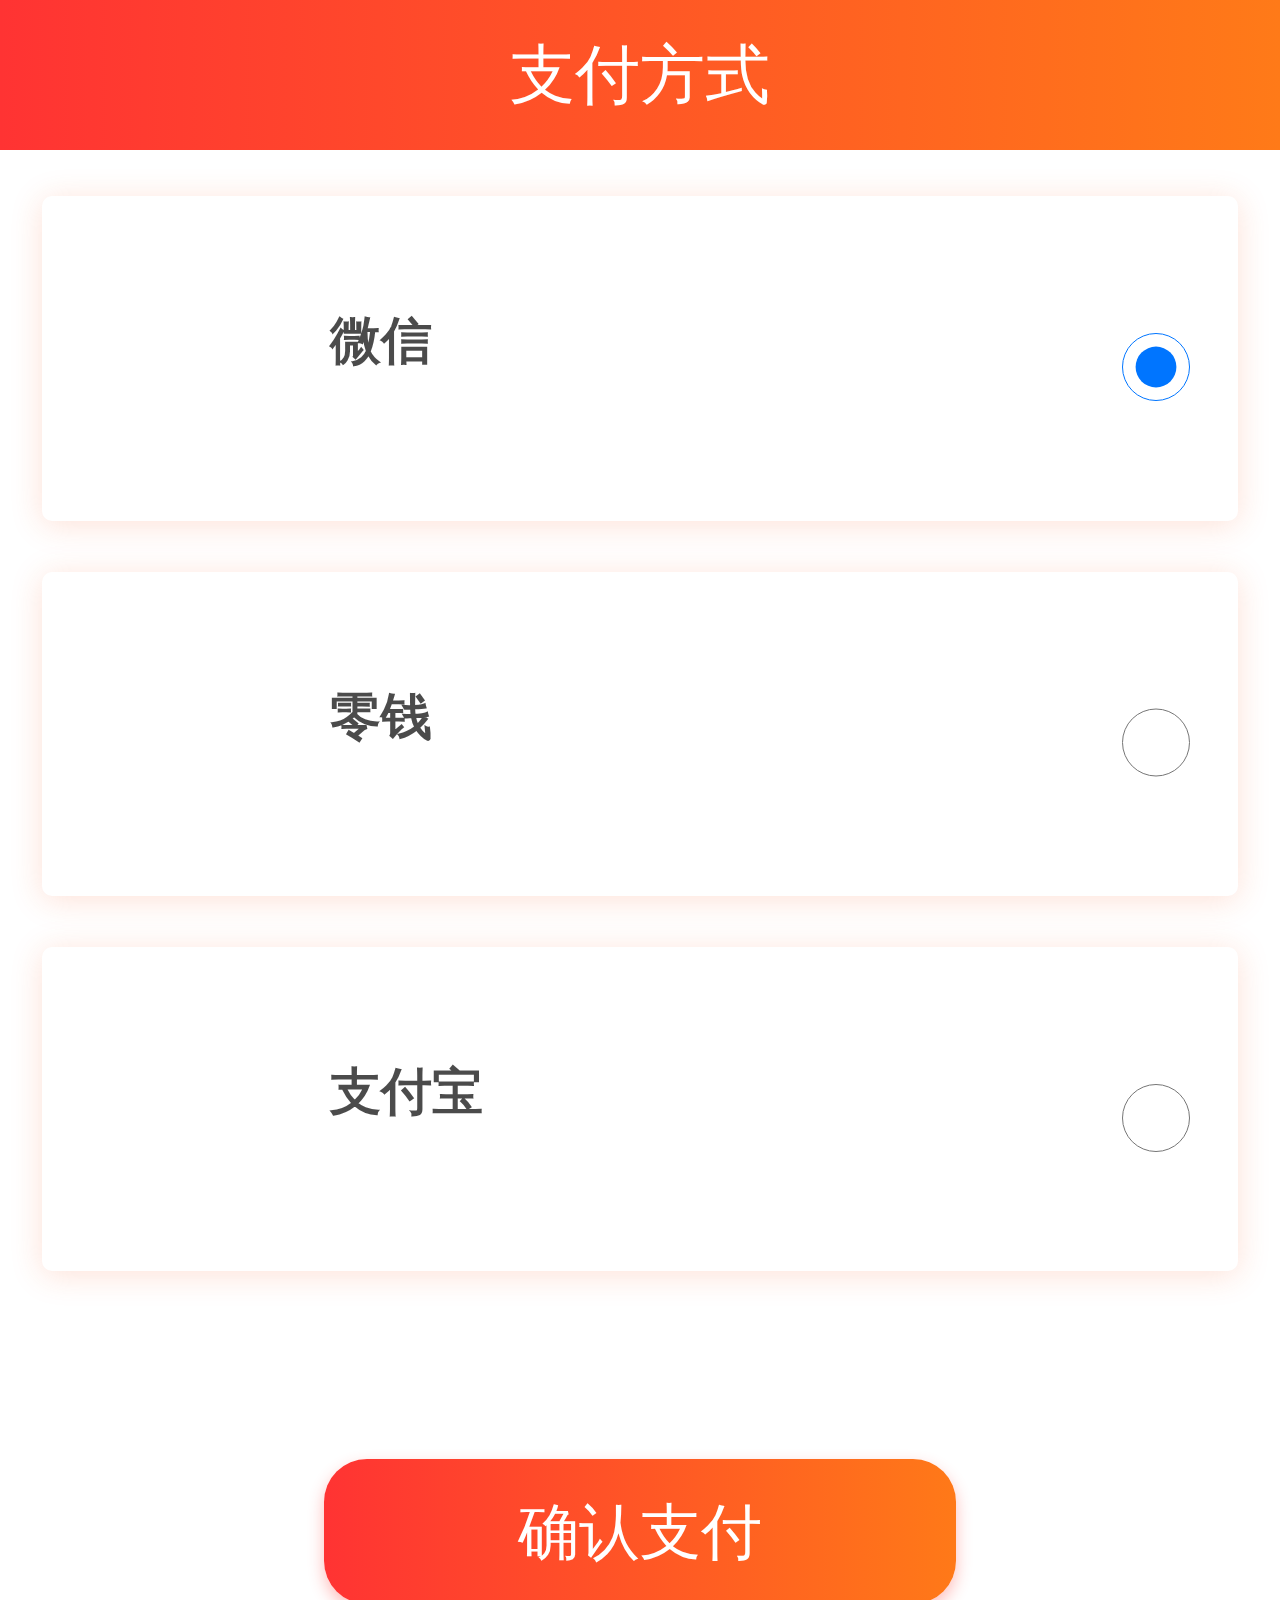
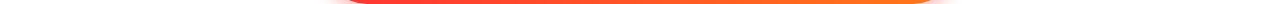
<file: zhifu.html>
<!DOCTYPE html>
<html lang="en" rem="750">
<head>
    <meta charset="UTF-8">
    <meta name="viewport" content="width=device-width, initial-scale=1.0">
    <meta http-equiv="X-UA-Compatible" content="ie=edge">
    <title>支付方式</title>
    <link rel="stylesheet" href="css/zhifu.css">
    <link rel="stylesheet" href="css/rem.css">
    <link rel="stylesheet" href="https://at.alicdn.com/t/font_1203599_2f35or1jzjr.css">
</head>
<body>
        <div class="topbox">
                <div class="top">
                    <a href="form.html"><i class="iconfont icon-fanhui"></i></a>
                    支付方式
                </div>
        </div>

        <div class="xuanzebox">
            <div class="xuanze">
                <div><i class="iconfont icon-weixin"></i></div>
                <p>微信</p>
                <input type="radio" name="fanfshi" id="" checked>
            </div>
        </div>
        <div class="xuanzebox">
                <div class="xuanze xuanze1">
                    <div><i class="iconfont icon-weixin"></i></div>
                    <p>零钱</p>
                    <input type="radio" name="fanfshi" id="" >
                </div>
            </div>
            <div class="xuanzebox">
                    <div class="xuanze xuanze1">
                        <div><i class="iconfont icon-weixin"></i></div>
                        <p>支付宝</p>
                        <input type="radio" name="fanfshi" id="" >
                    </div>
                </div>

            <a href="zhifucg.html"><div class="fukuan">确认支付</div></a>
                
                
</body>
</html>
</file>
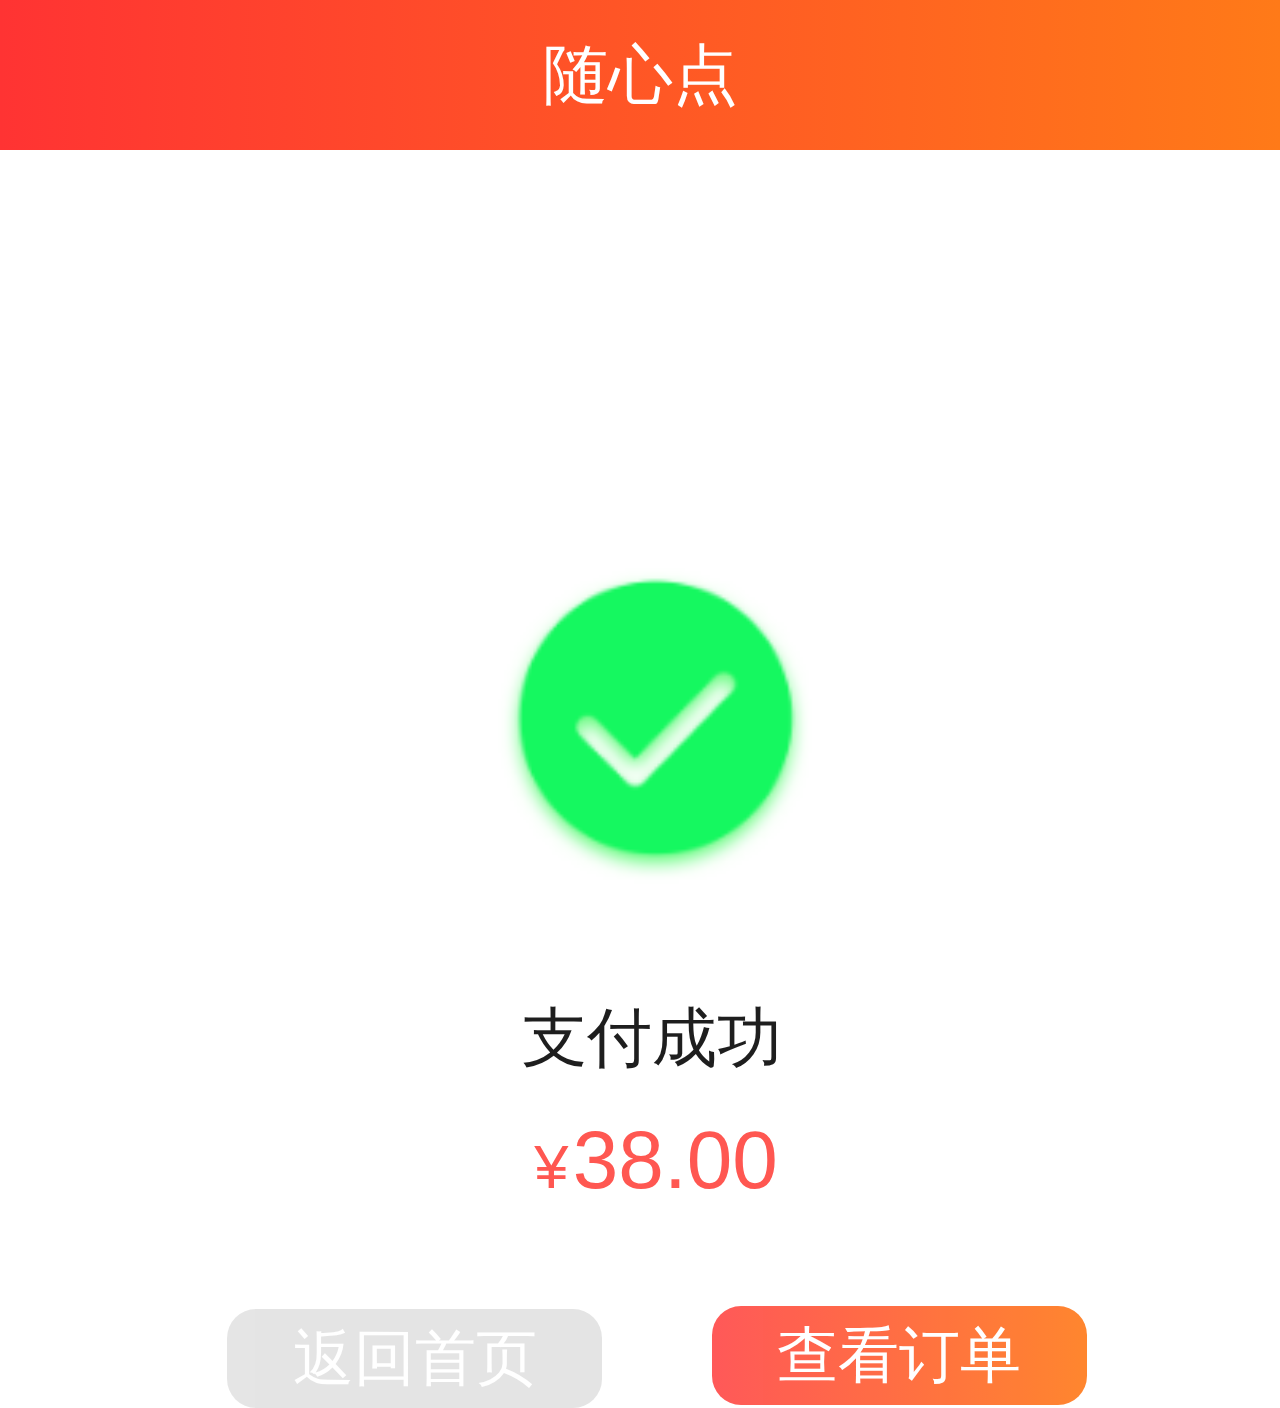
<file: zhifucg.html>
<!DOCTYPE html>
<html lang="en" rem="750">
<head>
    <meta charset="UTF-8">
    <meta name="viewport" content="width=device-width, initial-scale=1.0">
    <meta http-equiv="X-UA-Compatible" content="ie=edge">
    <title>支付成功</title>
    <link rel="stylesheet" href="css/zhifucg.css">
    <link rel="stylesheet" href="css/rem.css">
    <link rel="stylesheet" href="https://at.alicdn.com/t/font_1203599_43qpgvtjpgo.css">
</head>
<body>
        <div class="topbox">
                <div class="top">
                    <a href="index.html"><i class="iconfont icon-fanhui"></i></a>
                    随心点</div>
            </div>


            <div class="img">
                <img src="img/zhifucg.png" alt="">
            </div>
            <p class="p1">支付成功</p>
            <p class="p2">
                <span class="span1">¥</span>
                <span class="span2">38.00</span>
            </p>
            <a href="index.html"> <div class="btn1">返回首页</div></a>
            <a href="form.html"> <div class="btn2">查看订单</div></a>
            
</body>
</html>
</file>
<file: lianxi.css>
.q{
    width:7.5rem;
    height:0.88rem;
    background:linear-gradient(to right,#ff3433,#ff7a18);
    font-size: 0.36rem;
    background:-webkit-linear-gradient(to right,#ff3433,#ff7a18);
    color:white;
    text-align:center;
    line-height:0.88rem;
    text-align: center;
    position:fixed; 
    top:0;
    left:0;
    z-index:5;
}
.w{
    width: 7.02rem;
    height:0.92rem;
    margin:0 auto;
    display:flex;
    flex-direction:column;
    justify-content: center;
}
.w a{
    color:#000000;
}
.w .icon-daohang{
    font-size:0.45rem;
    color:#ff5626;
}
.e{
    width:7.02rem;
    height:0.80rem;
    margin:0 auto;
    display:flex;
    flex-direction:row;
    justify-content: center;  
    align-items:center;
    border-radius:0.5rem;
    box-shadow:0 0 0.15rem 0.15rem #fef4f0;
}
.e input{
    margin-left:0.2rem;
    outline:none;
}
.e span{
    margin:0.02rem;
    color:#999999;
}
.e a{
    display:flex;
    justify-content: center;  
}
.e .icon-sousuo{
    font-size:0.44rem;
    color:#999999;
}
.e input{
    border:0;
    outline:none；   
}
.e .icon-cuo{
    color:#999999;
}
.r{
    width:7.02rem;
    height:3.95rem;
    margin:0 auto;
}
.r img{
    display:block; 
    height:3.95rem;
    width:7.02rem;
    border-radius:0.2rem;
    margin:0 auto;
    margin-top:0.32rem;
}
.t{
    height:1.66rem;
    width:7.02rem;
    margin:0 auto;
    margin-top:0.30rem;
}
.t img{
    height:1.66rem;
    width:7.02rem;
    border-radius:0.3rem;
    box-shadow:0 0 0.15rem 0.15rem #fef4f0;
}
.y{
    height:2.95rem;
    width:7.02rem;
    margin:0 auto;
    margin-top:0.30rem;
}
.y .y1{
    height:2.95rem;
    width:3.42rem;
    display:block; 
    box-shadow:0 0 0.15rem 0.15rem #fef4f0;
    float:left;
} 
.y .y1 .yi_1{
    font-size:0.48rem;
    color:#ff6a39;
    font-weight:bold;
    margin-left: 0.25rem;
}
.y .y1 .yi_2{
    display:block;
    color:#4d4d4d;
    font-size:0.24rem;  
    margin-left: 0.25rem;
    margin-top: 0.2rem;
}
.y .y1 img{
    height:1.28rem;
    width:2.38rem;
    margin-left: 0.4rem;
    margin-top:0.5rem;

}
.y .y3{
    display:block; 
    float:right;
    box-shadow:0 0 0.15rem 0.15rem #fef4f0;
    height:1.41rem;
    width:3.42rem;
    margin-top:0.1rem;
}.y .y3 .y3_1{
    margin-top: 0.7rem;
    margin-left: 0.2rem;
    font-size:0.36rem;
    color:#ff6a39;
}
.y .y3 .y3_2{
    margin-top: 0.7rem;
    margin-left: 0.2rem;
    font-size:0.24rem;
    color:#4d4d4d;
}
.y .y3 .y3_3{
    height:0.76rem;
    width:0.76rem;
    border-radius:0.3rem;
    display:block; 
    float:right;
    margin-right:0.3rem;
    margin-bottom:0.5rem;
}
.y .y2{
    display:block; 
    float:right;
    box-shadow:0 0 0.15rem 0.15rem #fef4f0;
    height:1.41rem;
    width:3.42rem;
    position:relative;
    
}
.y .y2 .y2_1{

    font-size:0.24rem;
    color:#4d4d4d;
    position:absolute; 
    bottom:0.38rem;
    left:0.28rem;
}
.y .y2 .y2_2{
    height:0.76rem;
    width:0.76rem;
    border-radius:0.3rem;
    position:absolute; 
    bottom:0.33rem;
    right:0.28rem;
}
.s{
    height:1.32rem;
    width:7.02rem;
    margin:0 auto;
    position:relative;
}
.s img{
    width:0.6rem;
    height:0.6rem;
    position:absolute;
    bottom:0.1rem;
    left:0;
}
.s span{
        font-size: 0.36rem;
        font-weight: normal;
        font-stretch: normal;
        line-height: 32px;
        letter-spacing: 0px;
        color: #000000;
        opacity: 0.8;
        position:absolute;
        bottom:0.1rem;
        left:0.65rem;
}
.u{
    height:0.96rem;
    width:7.02rem;
    margin:0 auto;
    display:flex; 
    justify-content:space-between;  
    position:fixed;
    bottom:0;
    left:0.24rem;
    z-index:5;
    background-color: white;
}
.u .u1{
    width:0.96rem;
    height:0.96rem;
    background-color: #fefefe;
    display:flex;
    flex-direction:column;
    align-items: center;
    justify-content: center;
}
.iconfont{
    font-size:0.20rem;
    color:#ff5b2d;
}
.u .u1 span{
    font-size:0.18rem;
    color:#ff5b2d;
}   
.u .u2 .iconfont{
    color:#4c4c4c;
}
.u .u2 span{
    font-size:0.18rem;
    color:#4c4c4c;
}  
.o .o1{
    height:2.3rem;
    width:7.02rem;    
    box-shadow:0 0 0.15rem 0.15rem #fef4f0;
    margin:0 auto;
    position:relative;
}
.o .o1 .o1_1{
    height:1.93rem;
    width:3.11rem; 
    display:block; 
    float:left;
    margin:0.17rem;
}
.o .o1 .o1_2{
    color:#191919;
    display:block; 
    font-size:0.3rem;
    padding-top: 0.17rem;
}.o .o1 .o1_3{
    color:#999;
    display:block; 
    font-size:0.2rem;
}
.o .o1 .o1_4{
    color:#ffc3c1;
    display:block; 
    font-size:0.24rem;
}
.o .o1 .o1_5{
    color:#ff4c45;
    display:block; 
    font-size:0.24rem;
}
.o .o1 .o1_6{
    color:#b8b8b8;
    display:block; 
    font-size:0.18rem;
}
.o .o1 .o1_7{
    width:0.4rem;
    height:1.2rem;
    background-color: #ff3931;
    position:absolute; 
    top:0;
    right:0.45rem;
    text-align:center;
    font-size:0.22rem;
    color:#fff;
}
.o .o1 .o1_8{
    position:absolute; 
    top:1rem;
    right:0.45rem;
    border-top:0.2rem solid #ff3931;
    border-left:0.2rem solid #ff3931;
    border-right:0.2rem solid #ff3931;
    border-bottom:0.2rem solid #fff;
}
.o .o2{
    height:2.3rem;
    width:7.02rem;    
    box-shadow:0 0 0.15rem 0.15rem #fef4f0;
    margin:0 auto;
    margin-top:0.21rem;
    position:relative;
}
.o .o2 .o2_1{
    height:1.93rem;
    width:3.11rem; 
    display:block; 
    float:left;
    margin:0.17rem;
}
.o .o2 .o2_2{
    color:#191919;
    display:block; 
    font-size:0.3rem;
    padding-top: 0.17rem;
}.o .o2 .o2_3{
    color:#999;
    display:block; 
    font-size:0.2rem;
}
.o .o2 .o2_4{
    color:#ffc3c1;
    display:block; 
    font-size:0.24rem;
}
.o .o2 .o2_5{
    color:#ff4c45;
    display:block; 
    font-size:0.24rem;
}
.o .o2 .o2_6{
    color:#b8b8b8;
    display:block; 
    font-size:0.18rem;
}
.o .o2 .o2_7{
    position:absolute; 
    top:0;
    right:0;
    border-top:0.45rem solid #ff3931;
    border-left:0.45rem solid #fff;
    border-right:0.45rem solid #ff3931;
    border-bottom:0.45rem solid #fff;
}
.o .o2 .o2_8{
    font-size:0.24rem;
    background: transparent;
    position:absolute; 
    top:0.05rem;
    right:0.05rem;
    color:#fff;
}
.o .o3{
    height:2.3rem;
    width:7.02rem;    
    box-shadow:0 0 0.15rem 0.15rem #fef4f0;
    margin:0 auto;
    margin-top:0.21rem;
    position:relative;
}
.o .o3 .o3_1{
    height:1.93rem;
    width:3.11rem; 
    display:block; 
    float:left;
    margin:0.17rem;
}
.o .o3 .o3_2{
    color:#191919;
    display:block; 
    font-size:0.3rem;
    padding-top: 0.17rem;
}.o .o3 .o3_3{
    color:#999;
    display:block; 
    font-size:0.2rem;
}
.o .o3 .o3_4{
    color:#ffc3c1;
    display:block; 
    font-size:0.24rem;
}
.o .o3 .o3_5{
    color:#ff4c45;
    display:block; 
    font-size:0.24rem;
}
.o .o3 .o3_6{
    color:#b8b8b8;
    display:block; 
    font-size:0.18rem;
}
.o .o3 .o3_7{
    position:absolute; 
    top:0;
    right:0;
    border-top:0.45rem solid #ff3931;
    border-left:0.45rem solid #fff;
    border-right:0.45rem solid #ff3931;
    border-bottom:0.45rem solid #fff;
}
.o .o3 .o3_8{
    font-size:0.24rem;
    background: transparent;
    position:absolute; 
    top:0.05rem;
    right:0.05rem;
    color:#fff;
}
.a{
    height:1.79rem;
    width:7.02rem;
    margin:0 auto;
    display:flex;
    flex-direction:row;
    justify-content:space-between;
    /* align-items: center; */
}
.a .a1{
    width:2.27rem;
    height:0.02rem;
    background: #fec1c1;
    margin-top:0.44rem;
}
.a .a2{
    font-size:0.2rem;
    color:#ff4c45;
    padding-top:0.25rem;
}
.a .a3{
    width:2.27rem;
    height:0.02rem;
    background: #fec1c1;
    margin-top:0.44rem;
}
</file>
<file: css/dingdan.css>
.z{
    width:7.5rem;
    height:2.31rem;
    background:linear-gradient(to right,#ff3433,#ff7a18);
    font-size: 0.36rem;
    background:-webkit-linear-gradient(to right,#ff3433,#ff7a18);
    color:white;
    text-align:center;
    line-height:0.88rem;
    text-align: center;
    position:fixed; 
    top:0;
    left:0;
}
.z i{
    display:block; 
    float:left;
    font-size:0.36rem;
    color:white;
    margin-left:0.24rem;
}
.x{
    height:2.47rem;
    width: 7.02rem;
    border-radius:0.1rem;
    box-shadow:0 0.01rem 0.05rem 0.05rem #FFEBE5;
    position:absolute;
    top:1.85rem;
    left:0.24rem;
    background-color: #fff;
}
.x .x1{
    display:block; 
    width:6.38rem;
    height:1.01rem;
    margin:0 auto;
    border-bottom:0.01rem solid #E5E5E5;
}
.x .x11{
    height:100%;
    color:#737373;
    font-size:0.3rem;
    float:left;
    line-height:1.01rem;
}
.x .x12{
    height:100%;
    color:#737373;
    font-size:0.3rem;
    float:right;
    line-height:1.01rem;
}
.x .x12 .icon-fanhui{
    font-size:0.3rem;
    color:#737373;
}
.x .x2{
    display:block; 
    width:6.38rem;
    height:1.41rem;
    margin:0 auto;
}
.x .x2 .x21{
    color:#B8B8B8;
    font-size:0.24rem;
    float:left;
    margin-top:0.05rem;
}
.x .x2 .x22{
    color:#ff5726;
    font-size:0.2rem;
    float:right;
    margin-top:1rem;
}
.c{
    height:4.54rem;
    width: 7.02rem;
    border-radius:0.1rem;
    box-shadow:0 0.01rem 0.05rem 0.05rem #FFEBE5;
    margin:0 auto;
    margin-top:4.6rem;
}
.c .c1{
    width:6.38rem;
    height:2.26rem;
    margin:0 auto;
    border-bottom:0.01rem solid #E5E5E5;
    position:relative; 
}
.c .c1 img{
    width:1.61rem;
    height:1.61rem;
    position:absolute;
    top:0.34rem;
    left:0;
}
.c .c2{
    color:#7E7E7E;
    font-size:0.3rem;    
    position:absolute;
    top:0.5rem;
    left:1.9rem;
}
.c .c3{
    color:#ff3931;
    font-size:0.4rem;    
    position:absolute;
    top:1.2rem;
    left:1.9rem;
}
.c .c4{
    color:#7E7E7E;
    font-size:0.22rem;    
    position:absolute;
    top:1rem;
    right:0.1rem;
}
.c11{
    width:6.38rem;
    margin:0 auto;
    font-size:0.24rem;
    color:#AEAEAE;
    margin-top: 0.2rem;
}
.c11 .c111{
    font-size:0.24rem;
    color:#AEAEAE;
    float:right;
}
.c12{
    font-size:0.4rem;
    color:#ff5751;
    margin-top:0.5rem;
}
.c11 .c121{
    font-size:0.4rem;
    color:#ff5751;
}
.v{
    height:2.47rem;
    width:7.02rem;
    border-radius:0.1rem;
    box-shadow:0 0.01rem 0.05rem 0.05rem #FFEBE5;
    margin:0 auto;
    margin-top:0.5rem;
    position:relative; 
}
.v1{
    font-size:0.3rem;
    margin-top:0.5rem;
}
.v1 .v2{
    font-size:0.5rem;
    color:#ff5751;
}
.v3{
    font-size:0.24rem;
    color:#AEAEAE;
    margin-left: 0.32rem;
}
.v textarea{
    width:5.65rem;
    height:1.34rem;
    position:absolute;
    bottom:0.4rem;
    right:0.3rem;
    border:0;
    background-color: #F2F2F2;
    outline:none;
}
.b{
    width:100%;
    height:0.98rem;
    background:linear-gradient(to right,#ff3433,#ff7a18);
    font-size: 0.38rem;
    background:-webkit-linear-gradient(to right,#ff3433,#ff7a18);
    color:white;
    text-align:center;
    line-height:0.98rem;
    margin-top:3.2rem;
}
</file>
<file: css/diz.css>
.q{
    width:7.5rem;
    height:0.88rem;
    background:linear-gradient(to right,#ff3433,#ff7a18);
    font-size: 0.36rem;
    background:-webkit-linear-gradient(to right,#ff3433,#ff7a18);
    color:white;
    text-align:center;
    line-height:0.88rem;
    text-align: center;
    position:fixed; 
    top:0;
    left:0;
    position:relative; 
}
.q i{
    font-size: 0.36rem;
    color:white;
    position:absolute; 
    left:0.24rem;
    top:0.02rem;
}
a{
    text-decoration:none;
}
.w{
    width: 7.02rem;
    height:0.95rem;
    margin:0 auto;
    margin-top:0.88rem;
    position:relative; 
}
.w .w1{
    width:0.36rem;
    height:0.36rem;
    border-radius:0.4rem;
    background-color: #fc7365;
    border:0.06rem solid #F9F9F9;
    position:absolute; 
    top:0.25rem;
    left:0.1rem;
}
.w span{
    font-size:0.36rem;
    color:#ff4f40;    
    position:absolute; 
    top:0.28rem;
    left:0.68rem;
}
.w .icon-lajitong{
    font-size:0.32rem;
    color:#ff4f40;  
    position:absolute; 
    top:0.27rem;
    right:0.85rem;

}
.w .icon-bianji{
    font-size:0.32rem;
    color:#ff4f40;  
    position:absolute; 
    top:0.3rem;
    right: 0.22rem;

}
.e{
    widows: 7.02rem;
    height:2.25rem;
    margin:0 auto;
    margin-bottom: 0.3rem;
    position:relative; 
    box-shadow:0 0 0.05rem 0.05rem #fef4f0;
}
.e .e1{
    font-size:0.36rem;
    color:#000;
    position:absolute; 
    top:0.17rem;
    left:0.38rem;
}
.e .e2{
    font-size:0.26rem;
    color:#B8B8B8;
    position:absolute; 
    top:1.25rem;
    left:0.38rem;
}
.e .e3{
    font-size:0.26rem;
    color:#B8B8B8;
    position:absolute; 
    top:1.67rem;
    left:0.38rem;
}
.w .ww{
    background-color: #D3D3D3;
}
.r{
    width: 3.59rem;
    height: 0.87rem;
    margin: 0 auto;
    border-radius:0.8rem;
    background:linear-gradient(to right,#ff3433,#ff7a18);
    font-size:0.4rem;
    color:#fff;
    text-align:center;
    line-height:0.87rem;
}
</file>
<file: css/form.css>
.q{
    width:7.5rem;
    height:0.88rem;
    background:linear-gradient(to right,#ff3433,#ff7a18);
    font-size: 0.36rem;
    background:-webkit-linear-gradient(to right,#ff3433,#ff7a18);
    color:white;
    text-align:center;
    line-height:0.88rem;
    text-align: center;
    position:fixed; 
    top:0;
    left:0;
    position:relative; 
}
.q i{
    font-size: 0.36rem;
    color:white;
    position:absolute; 
    left:0.24rem;
    top:0.02rem;

}
a{
    text-decoration:none;
}
.w{
    width: 7.02rem;
    height: 0.77rem;
    border-bottom:0.03rem solid #F1F1F1;
    margin:0 auto;
    display:flex;
    justify-content:space-around;
    align-items: center;
    margin-bottom: 0.47rem;
}
.w .w1{
    display:block; 
    font-size:0.3rem;
    color:#818181; 
}
.w .w2{
    display:block; 
    font-size:0.3rem;
    color:#ff4f40; 
    border-bottom:0.01rem solid #ff4f40;
    padding-bottom: 0.02rem;
}
.e{
    width: 7.02rem;
    height: 4.14rem;
    box-shadow:0 0 0.05rem 0.05rem #fef4f0;
    margin:0 auto;
    margin-top:0.3rem;
}
.e .e1{
    width:100%;
    height:0.7rem;
    border-bottom:0.03rem solid #F1F1F1;
    position:relative; 
    line-height:0.7rem; 
}
.e .e1 .e11{
    font-size:0.36rem;
    color:#565555;
    margin-top: 0.05rem;
}
.e .e1 .e12{
    font-size:0.28rem;
    color:#565555;
}
.e .e1 .e13{
    display:inline-block;
    font-size:0.3rem;
    color:#ff4f40;
    float: right;
    margin-right: 0.05rem;
}
.e .e2{
    width:100%;
    height:2.3rem;
    border-bottom:0.03rem solid  #F1F1F1;
    position:relative; 
}
.e .e2 img{
    display:block; 
    width:1.80rem;
    height:1.85rem;
    float:left;
    margin-top:0.24rem;
    margin-left:0.1rem;
}
.e .e2 a{
    display:block; 
    font-size:0.3rem;
    color:#333333;
    float:left;
    margin-top:0.7rem;
    margin-left:0.32rem;
}
.e .e2 span{
    font-size:0.3rem;
    color:#f01d1a;
    position:absolute; 
    left: 2.36rem;
    top:1.52rem;
}
.e .e2 i{
    font-size:0.35rem;
    color:#ADADAD;
    position:absolute; 
    right:0.19rem;
    top:1.52rem;
}
.e .e3{
    width:100%;
    height:1.13rem;
    position:relative; 
} 
.e .e3 span{
    font-size: 0.26rem;
    color:#191919;
    position:absolute; 
    top:0.14rem;
    right:0.1rem;
}
.e .e3 .e32{
    width:1.2rem;
    height:0.39rem;
    display:block; 
    border-radius:0.4rem;
    text-align:center;
    line-height:0.39rem;
    font-size:0.2rem;
    color:#FFFFFF;
    background-color: #D3D3D3;
    position:absolute; 
    left: 2.6rem;
    bottom:0.16rem;
}
.e .e3 .e33{
    width:1.2rem;
    height:0.39rem;
    display:block; 
    border-radius:0.4rem;
    text-align:center;
    line-height:0.39rem;
    font-size:0.2rem;
    color:#FFFFFF;
    background-color: #D3D3D3;
    position:absolute; 
    left: 4.03rem;
    bottom:0.16rem;
}
.e .e3 .e34{
    width:1.2rem;
    height:0.39rem;
    display:block; 
    border-radius:0.4rem;
    text-align:center;
    line-height:0.39rem;
    font-size:0.2rem;
    color:#FFFFFF;
    background:linear-gradient(to right,#ff3433,#ff7a18);
    position:absolute; 
    right: 0.12rem;
    bottom:0.16rem;
}
</file>
<file: css/grzx.css>
.q{
    width:7.5rem;
    height:0.88rem;
    background:linear-gradient(to right,#ff3433,#ff7a18);
    font-size: 0.36rem;
    background:-webkit-linear-gradient(to right,#ff3433,#ff7a18);
    color:white;
    text-align:center;
    line-height:0.88rem;
    text-align: center;
    position:fixed; 
    top:0;
    left:0;
}
*a{
    text-decoration:none;
}
.w{
    width:100%;
    height:5.36rem;
    background:linear-gradient(to bottom,#FFE4D1,#FFFEFE);
    background:-webkit-linear-gradient(to bottom,#FFE4D1,#FFFEFE);
    position:relative; 
    margin-top:0.88rem;
    margin-bottom:0.38rem;
}
.w .w1{
    position:absolute; 
    left:1.16rem;
    top:0;
}
.w .w2{
    position:absolute; 
    right:0.3rem;
    top:0.29rem;
}
.w .w3{
    width:7.02rem;
    height:3.35rem;
    margin:0 auto;
    position:absolute; 
    bottom:0;
    left:0.24rem;
    background-color: #fff;
    box-shadow:0 0 0.1rem 0.1rem #fef4f0;
}
.w .w33{
    height:100%;
    width:100%;
    position:relative; 
}
.w .w333{
    color:#ff5625;
    font-size:0.24rem;
    position:absolute; 
    top:0.25rem;
    right:0.21rem;
}
.w .w334{
    font-size:0.36rem;
    color:#ff482b;
    position:absolute; 
    top:0.74rem;
    left:2.78rem;
}
.w .w335{
    font-size:0.24rem;
    color:#979797;
    position:absolute; 
    top:1.24rem;
    left:2.45rem;
}
.w .w336{
    width:6.6rem;
    height:1.35rem;
    position:absolute; 
    top:2rem;
    left:0.2rem;
    border-top:0.01rem solid #E5E5E5;
}
.w3361{
    text-align:center;
    line-height:auto;
    font-size:0.24rem;
    color:#000;
    position:absolute; 
    left:1.03rem;
    bottom:0.16rem;
}
.w3361 .icon-wodedingdan{
    font-size:0.5rem;
    color:#ff5626;
    margin-left:0.15rem;
}
.w3362{
    text-align:center;
    line-height:auto;
    font-size:0.26rem;
    color:#000;
    position:absolute; 
    left:3.04rem;
    bottom:0.16rem;
}
.w3362 .icon-paisong{
    font-size:0.6rem;
    color:#ff5626;
    margin-left:0.15rem;
}
.w3363{
    text-align:center;
    line-height:auto;
    font-size:0.26rem;
    color:#CCCCCC;
    position:absolute; 
    left:5.11rem;
    bottom:0.16rem;
}
.w3363 .icon-yiwancheng{
    font-size:0.5rem;
    color:#CCCCCC;
    margin-left:0.15rem;
}
.w .w4{
    position:absolute; 
    top:0.47rem;
    left:2.7rem;
    width:2rem;
    height:2rem;
    display:block; 
    border-radius:2rem;
    box-shadow:0 0 0.1rem 0.1rem #FFDED2;
}
.w .w4 img{
    width:2rem;
    height:2rem;
    border-radius:2rem;
}
.e{
    width:7.02rem;
    height:0.99rem;
    border-bottom:0.01rem solid #F0F0F0;
    margin:0 auto;
    position:relative; 
}
.e span{
    color:#606060;
    font-size:0.2rem;
    position:absolute; 
    left:0.2rem;
    bottom:0.34rem;
}
.e p{
    color:#606060;
    font-size:0.2rem;
    position:absolute; 
    right:0.5rem;
    bottom:0.38rem;
}
.e .iconfont{
    color:#606060;
    font-size:0.2rem;
    position:absolute; 
    right:0;
    bottom:0.38rem;
}
.e1 p{
    color:#ff5625;
}
.e1 p{
    color:#ff5625;
    font-size:0.2rem;
    position:absolute; 
    right:0;
    bottom:0.38rem;
}
.uu{
    height:0.96rem;
    width:7.02rem;
    margin:0 auto;
    display:flex; 
    justify-content:space-between;  
    position:fixed;
    bottom:0;
    left:0.24rem;
}
.uu .uu1{
    width:0.96rem;
    height:0.96rem;
    background-color: #fefefe;
    display:flex;
    flex-direction:column;
    align-items: center;
    justify-content: center;
}
.iconfont{
    font-size:0.20rem;
    color:#ff5b2d;
}
.uu .uu1 span{
    font-size:0.18rem;
    color:#ff5b2d;
}   
.uu .u2 .iconfont{
    color:#4c4c4c;
}
.uu .u2 span{
    font-size:0.18rem;
    color:#4c4c4c;
}
</file>
<file: css/menu.css>
*{
    margin:0;
    padding:0;
    list-style: none;
}
*a{
    text-decoration:none;
}
.qq{
    width:7.5rem;
    height:0.88rem;
    background:linear-gradient(to right,#ff3433,#ff7a18);
    font-size: 0.36rem;
    background:-webkit-linear-gradient(to right,#ff3433,#ff7a18);
    color:white;
    text-align:center;
    line-height:0.88rem;
    text-align: center;
    position:fixed; 
    top:0;
    left:0;
}
.ww{
    width:7.02rem;
    height:0.88rem;
    margin:0 auto;
    margin-top:0.88rem;
    /* flex-direction:row; */
    display:flex;
    /* flex-direction:column; */
    align-items: center;
    justify-content: space-between;

}
.ww .ww2{
    border-bottom:0.03rem solid #ff5751;
    color:#ff5751;
    text-decoration:none;
}
.ww1{
    color:#000000;
}
.ee{
    width:7.02rem;
    height:2.3rem;
    box-shadow:0 0 0.15rem 0.15rem #fef4f0;
    margin-top:0.24rem;
    margin:0 auto;
    position:relative; 
}
.ee .ee1{
    display:block;  
    width:3.13rem;
    height:1.95rem;
    margin-left:0.22rem;
    margin-top:0.18rem;
    float:left;
}
.ee .ee1 img{
    width:3.13rem;
    height:1.95rem;
}
.ee .ee2{
    display:block; 
    float:left;
    height:1.95rem;
    width:auto;
    margin-top:0.18rem;
    margin-left:0.16rem;
    position:relative; 
}
.ee .ee2 .ee2_1{
    margin-top:0.15rem;
    font-size:0.3rem;
    color: #000000;
    display:inline-block;
}
.ee .ee2 .ee2_2{
    font-size:0.2rem;
    color: #CBCBCB;
}
.ee .ee2 .ee2_3{
    display:inline-block;
    font-size:0.3.6rem;
    color: #ff3931;
    margin-top:0.1rem;
}

.ee .ee2 .ee2_4{
    font-size:0.2rem;
    color: #BCBCBC;
}
.ee .ee3{
    display:block; 
    width:0.6rem;
    height:0.6rem;
    box-shadow:0 0 0.05rem 0.05rem #fef4f0;
    border-radius:0.6rem;
    position:absolute;
    right:0.16rem;
    bottom:0.16rem;
    text-align:center;
}
.ee .ee3 .icon-gouwuchekong{
    font-size:0.4rem;
    color:#ff7918;
    text-align:center;
    line-height:0.6rem;
}
.uu{
    height:0.96rem;
    width:7.02rem;
    margin:0 auto;
    display:flex; 
    justify-content:space-between;  
    position:fixed;
    bottom:0;
    left:0.24rem;
}
.uu .uu1{
    width:0.96rem;
    height:0.96rem;
    background-color: #fefefe;
    display:flex;
    flex-direction:column;
    align-items: center;
    justify-content: center;
}
.iconfont{
    font-size:0.20rem;
    color:#ff5b2d;
}
.uu .uu1 span{
    font-size:0.18rem;
    color:#ff5b2d;
}   
.uu .u2 .iconfont{
    color:#4c4c4c;
}
.uu .u2 span{
    font-size:0.18rem;
    color:#4c4c4c;
}
</file>
<file: css/My Center.css>
.q{
    width:7.5rem;
    height:0.88rem;
    background:linear-gradient(to right,#ff3433,#ff7a18);
    font-size: 0.36rem;
    background:-webkit-linear-gradient(to right,#ff3433,#ff7a18);
    color:white;
    text-align:center;
    line-height:0.88rem;
    text-align: center;
    position:fixed; 
    top:0;
    left:0;
    z-index:5;
}
a{
    text-decoration:none;
}
.u{
    height:0.96rem;
    width:7.02rem;
    margin:0 auto;
    display:flex; 
    justify-content:space-between;  
    position:fixed;
    bottom:0;
    left:0.24rem;
}
.u .u1{
    width:0.96rem;
    height:0.96rem;
    background-color: #fefefe;
    display:flex;
    flex-direction:column;
    align-items: center;
    justify-content: center;
}
.iconfont{
    font-size:0.20rem;
    color:#ff5b2d;
}
.u .u1 span{
    font-size:0.18rem;
    color:#ff5b2d;
}   
.u .u2 .iconfont{
    color:#4c4c4c;
}
.u .u2 span{
    font-size:0.18rem;
    color:#4c4c4c;
}  
.l{
    width: 7.5rem;
    height:6rem;
    position:relative; 
}
.l img{
    width: 7.5rem;
    height:6rem;
}
.k{
    width: 7.02rem;
    height:2.61rem;
    margin:0 auto;
    padding-top:0.33rem;
    position:relative; 
}
.k .k1{
    position:absolute; 
    right:0.24rem;
    top:0.2rem;
}
.k .k1 .k11{
    color:#ff3931;
    font-size:0.58rem;
}
.k .k1 .k12{
    color:#ff3931;
    font-size:0.39rem;
}
.k .k2{
    color:#585858;
    font-size:0.36rem;
    position:absolute; 
    left:0;
    top:0.92rem;
}
.k .k3{
    width:100%;
    height:0.71rem;
    position:absolute; 
    left:0;
    top:1.34rem;
    font-size:0.26rem;
    color:#A3A3A3;
    margin-top: 0.05rem;
}
.k .k4{
    width:100%;
    height:0.51rem;
    position:absolute; 
    left:0;
    top:2.43rem;
    display:flex;
    align-items: center;
    justify-content: space-between;
}
.k .k4 .k41{
    color:#ff5625;
    font-size:0.3rem;
    display:block; 
    width:1.6rem;
    height:0.51rem;
    border: 0.01rem solid #ff5625;
    border-radius:0.5rem;
    text-align:center;
    line-height:0.51rem;
}
.j{
    width:7.02rem;
    height:2.43rem;
    margin:0 auto;
    position:relative; 
}
.j .j1{
    background-color: #000000;
    width:1.19rem;
    height:1.19rem;
    border-radius:1.19rem;
    position:absolute; 
    top:0.44rem;
    left:0rem;
}
.j .j2{
    position:absolute; 
    top:0.56rem;
    left:1.39rem;
    font-size:0.36rem;
    color:#585858;
}
.j .j3{
    position:absolute; 
    top:1.03rem;
    left:1.38rem;
    font-size:0.24rem;
    color:#CACACA;
}
.j .j4{
    position:absolute; 
    top:1.53rem;
    left:1.39rem;
    font-size:0.24rem;
    color:#CACACA;
}
.j .j5{
    position:absolute; 
    top:0.6rem;
    right:0;
  
}
.j .icon-wujiaoxingbanxing{
    color:#ff5625;
    font-size:0.2rem;

}
.h{
    height:1rem;
    width: 7.02rem;
    margin: 0 auto;
    position:relative; 
}
.h .h1{
    height:0.63rem;
    width: 0.63rem;
    background-color:#d81e06;
    border-radius:0.63rem;
    position:absolute; 
    top:0.23rem;
    left:0.24rem;
    text-align: center;
    line-height:0.63rem;
}
.h .h1 .icon-zhoubiancantingcanpanfandianguogaixianxing{
    font-size:0.4rem;
    color:#fff;
    line-height:0.63rem;
    text-align: center;
}
.h .h2{
    position:absolute; 
    top:0.3rem;
    left:1rem;
    font-size:0.36rem;
    color:#000;
}
.g{
    width:7.26rem;
    height:3.08rem;
    margin-left:0.24rem;
    overflow:auto;
    position:relative; 
}
.g1{
    width:20rem;
    height:3.08rem;
    margin-bottom: 0.98rem;
}
/* .g1 .g11{
    display:block;
    width:2.01rem;
    height:3.08rem;
    float: left;
    border-radius:0.1rem;
} */
.g1 .g11 img{
    display:block;
    float: left;
    width:2.61rem;
    height:3.08rem;
    border-radius:0.1rem;
    margin-right:0.2rem;
}
.h{
    width: 100%;
    height: 0.98rem;
}
.bottom{
    margin-top:0.98rem;
    width:7.5rem;
    height:0.98rem;
    background-color:white;
    border-top:0.01rem solid rgb(187, 187, 187);
    position:fixed;
    bottom:0;
    left: 0;
}
.bottom .y{
    width:2.64rem;
    height:0.71rem;
    background: -webkit-linear-gradient(to right,#ff3433,#ff7a18);
    background:linear-gradient(to right,#ff3433,#ff7a18);
    border-radius:0.5rem;
    float:right;
    margin-top:0.13rem;
}
.bottom .z{
    width:2.8rem;
    height:0.65rem;
    float:left;
    margin-top:0.15rem;
    display:flex;
    flex-direction:row;
    justify-content:space-around;
}
.bottom .z .dd{
    width:0.5rem;
    height:0.62rem;
    font-size:0.17rem;
    color:#ff5a24;
    text-align:center;
}
.bottom .z .dd i{
    font-size:0.37rem;
    color:#ff5a24;
}
.bottom .y{
    font-size:0.34rem;
    color:white;
    line-height:0.71rem;
    text-align: center;
}
.bottom .zz{
    width:0.67rem;
    height:0.67rem;
    background-color:white;
    border-radius:0.5rem;
    box-shadow:0 0 0.3rem 0.01rem #fdd1c0;
    position:absolute;
    left:3.5rem;
    top:0.18rem;

}
.bottom .zz i{
    font-size:0.45rem;
    color:#ff5a24;
    margin:0 auto;
    line-height:0.67rem;
    margin-left:0.1rem;
}
</file>
<file: css/zhifu.css>
.html{
    position: relative;
}

.topbox{
    width: 100%;
    height: 0.88rem;
    background: #999999;
}
.top .icon-fanhui{
    font-size: 0.4rem;
    position: absolute;
    left: 0.25rem;
    color: #fff;
    font-weight: bold;
}
.top{
    width: 7.5rem;
    height: 0.88rem;
    background:linear-gradient(to right,#ff3333,#ff7a18);
    background:-webkit-linear-gradient(to right,#ff3333,#ff7a18);
    font-size: 0.38rem;
    color: #fff;
    line-height: 0.88rem;
    text-align: center;
}
.xuanzebox{
    width: 100%;
    height: 1.5rem;
    margin-top: 0.27rem;
}
.xuanze{
    width: 7.01rem;
    height: 1.5rem;
    margin: 0 auto;
    background-color: #ffffff;
	box-shadow: 0px 4px 32px 0px 
		rgba(251, 91, 33, 0.18);
    border-radius: 10px;
    padding-top: 0.4rem;
    position: relative;
}
.xuanze div{
    width: 0.96rem;
    height: 0.78rem;
    margin: 0 0 0 0.32rem;
    float: left;
}
.xuanze div .icon-weixin{
    width: 0.96rem;
    height: 0.78rem;
    font-size: 0.96rem;
    color: green;
}
.xuanze div .icon-lingqian{
    width: 0.96rem;
    height: 0.78rem;
    font-size: 0.96rem;
    color: yellow;
}
.xuanze div .icon-alipay{
    width: 0.96rem;
    height: 0.78rem;
    font-size: 0.96rem;
    color: blue;
}
.xuanze div .icon-zhongguoyinhang{
    width: 0.96rem;
    height: 0.78rem;
    font-size: 0.96rem;
    color:red;
}
.xuanze p{
    height: 0.29rem;
    margin: 0.25rem 0 0 1.69rem;
    color: #000000;
    opacity: 0.7;
    font-size: 0.3rem;
    font-weight: bold;
}
.xuanze input{
    float: right;
    position: absolute;
    top: 0.8rem;
    right: 0.28rem;
    width: 0.4rem;
    height: 0.4rem;
}
.xuanze1{
    margin-top: 0.7rem;
}

.fukuan{
    width: 3.7rem;
    height: 0.85rem;
    box-shadow: 0px 7px 16px 0px 
    rgba(255, 55, 50, 0.33);
    border-radius: 43px;
    background-image: linear-gradient(90deg, #ff3333 ,  #ff7918); 
    margin: 1.5rem 0 0 1.9rem;
    color: #fff;
    font-size: 0.36rem;
    text-align: center;
    line-height: 0.85rem;
}
</file>
<file: css/zhifucg.css>
.html{
    position: relative;
}

.topbox{
    width: 100%;
    height: 0.88rem;
    background: #999999;
}
.top .icon-fanhui{
    font-size: 0.4rem;
    position: absolute;
    left: 0.25rem;
    color: #fff;
    font-weight: bold;
}
.top{
    width: 7.5rem;
    height: 0.88rem;
    background:linear-gradient(to right,#ff3333,#ff7a18);
    background:-webkit-linear-gradient(to right,#ff3333,#ff7a18);
    font-size: 0.38rem;
    color: #fff;
    line-height: 0.88rem;
    text-align: center;
}

.img{
    width: 1.98rem;
    height: 1.98rem;
    margin: 2.4rem 0 0 2.81rem;
}
.img img{
    width: 1.98rem;
    height: 1.98rem;
}
.p1{
    height: 0.37rem;
    color: #000000;
    opacity: 0.88;
    margin:0.57rem 0 0 3.06rem;
    font-size: 0.38rem;
}
.p2{
    height: 0.36rem;
    margin: 0.32rem 0 0 3.13rem;
}
.p2 .span1{
    color: #ff5751;
    font-size: 0.36rem;
}
.p2 .span2{
    color: #ff5751;
    font-size: 0.48rem;
}
.btn1{
    width: 2.2rem;
    height: 0.58rem;
    margin: 0.79rem 0 0 1.33rem;
    background-color: #000000;
	border-radius: 29px;
    opacity: 0.1;
    font-size: 0.36rem;
    text-align: center;
    line-height: 0.58rem;
    color: #fff;
}
.btn2{
    width: 2.2rem;
    height: 0.58rem;
    margin: -0.6rem 0 0 4.17rem;
    background-image: linear-gradient(90deg,  #ff4646 0%, #ff7918 100%);
    border-radius: 29px;
    opacity: 0.9;
    font-size: 0.36rem;
    text-align: center;
    line-height: 0.58rem;
    color: #fff;
}
</file>
<file: css/rem.css>
/* u-reset.css v1.0.10 */
 [rem="1920"] {
    font-size: 5.2083333333vw
}

[rem="750"] {
    font-size: 13.333333333vw
}

* {
    -webkit-tap-highlight-color: transparent
}

html {
    -webkit-text-size-adjust: 100%
}

body {
    margin: 0;
    font-family: "Helvetica Neue", Helvetica, "PingFang SC", "Hiragino Sans GB", "Microsoft YaHei", "微软雅黑", Arial, sans-serif;
    font-size: 16px
}

figure,
p {
    margin: 0
}

h1,
h2,
h3,
h4,
h5,
h6 {
    margin: 0;
    padding: 0;
    font-weight: 400
}

dd,
dl,
dt,
li,
ol,
ul {
    margin: 0;
    padding: 0;
    list-style: none
}

a {
    background-color: transparent;
    text-decoration: none
}

img {
    border: 0
}

table {
    border-collapse: collapse;
    border-spacing: 0
}

td,
th {
    padding: 0
}

button,
input,
select,
textarea {
    color: inherit;
    font: inherit;
    margin: 0
}

textarea {
    overflow: auto
}

article,
aside,
figcaption,
figure,
footer,
header,
hgroup,
main,
nav,
section {
    display: block
}

template {
    display: none
}

.hidden2,
.hidden3,
.hidden4,
.hidden5 {
    display: -webkit-box;
    /* autoprefixer:off */
    -webkit-box-orient: vertical;
    overflow: hidden
}

.hidden1 {
    overflow: hidden;
    text-overflow: ellipsis;
    white-space: nowrap
}

.hidden2 {
    -webkit-line-clamp: 2
}

.hidden3 {
    -webkit-line-clamp: 3
}

.hidden4 {
    -webkit-line-clamp: 4
}

.hidden5 {
    -webkit-line-clamp: 5
}

.clearfix::after,
.clearfix::before {
    content: "";
    width: 0;
    height: 0;
    display: block;
    clear: both
}
</file>
